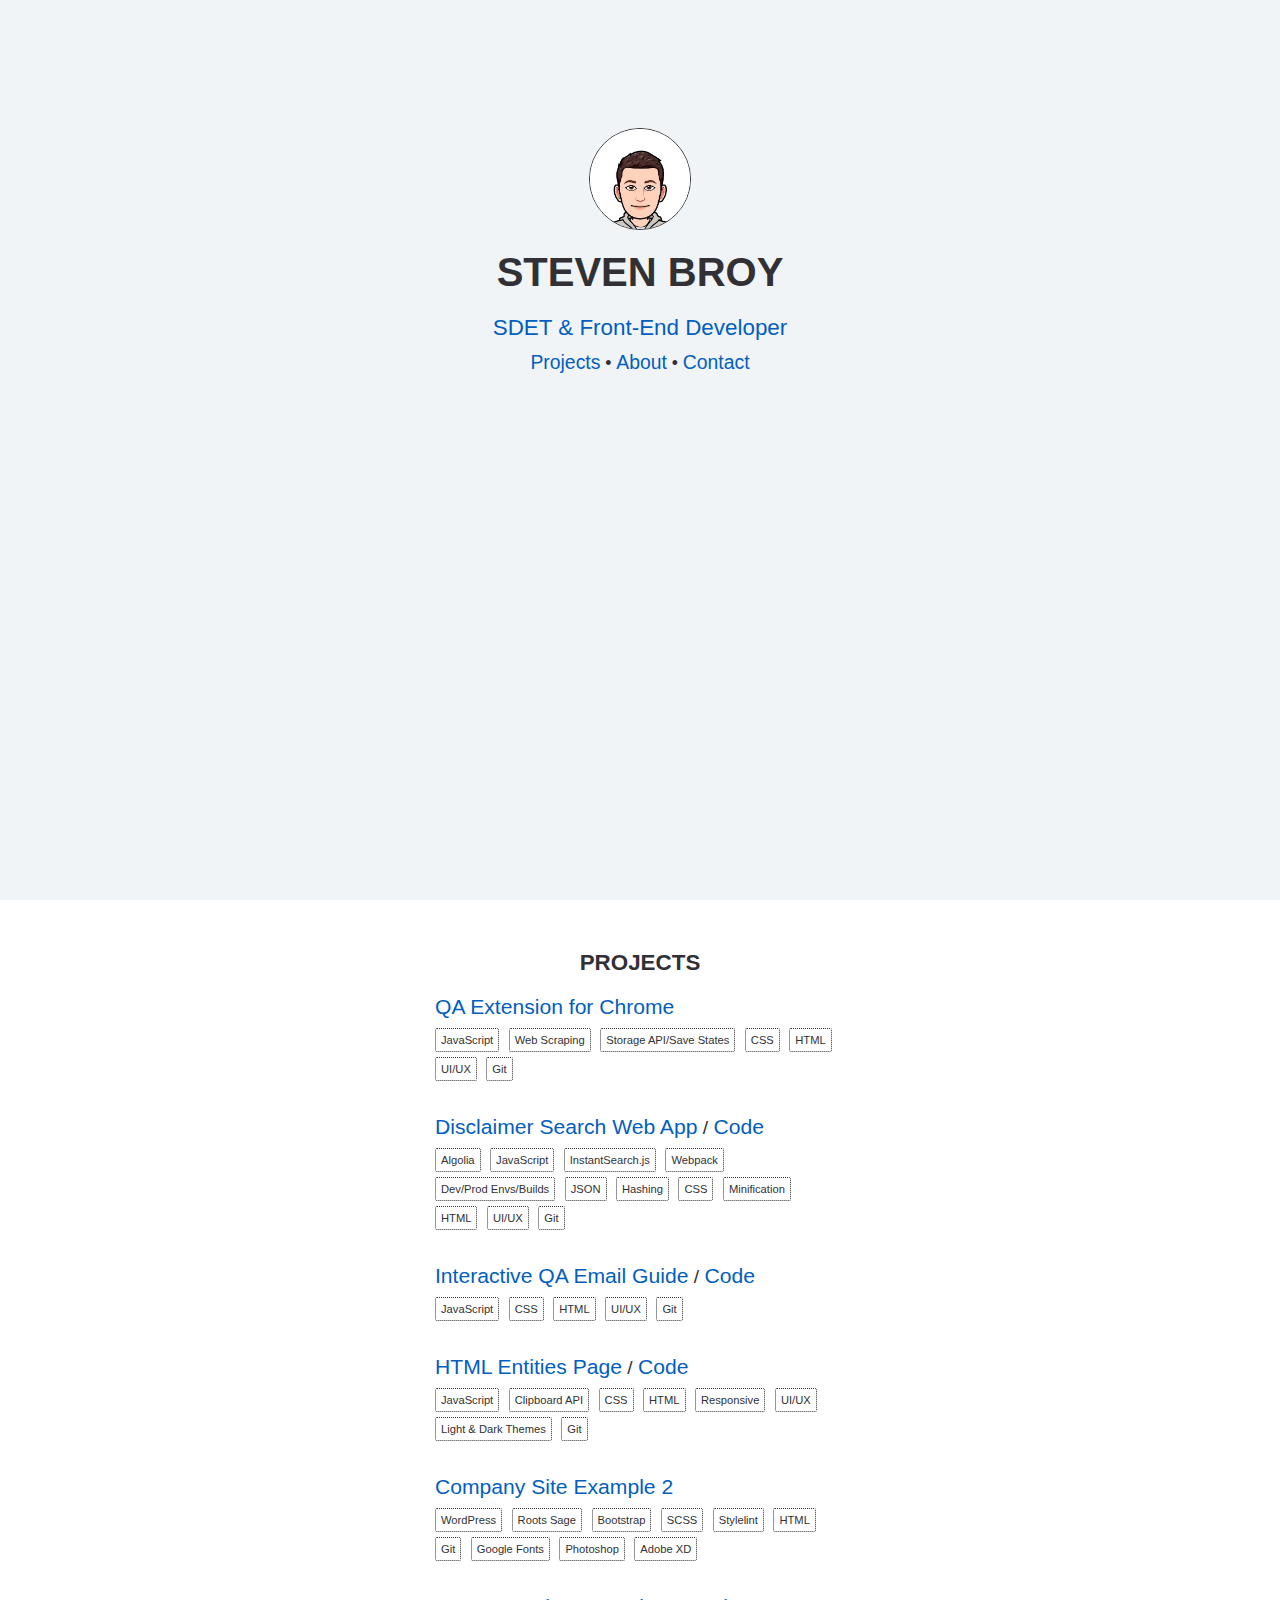
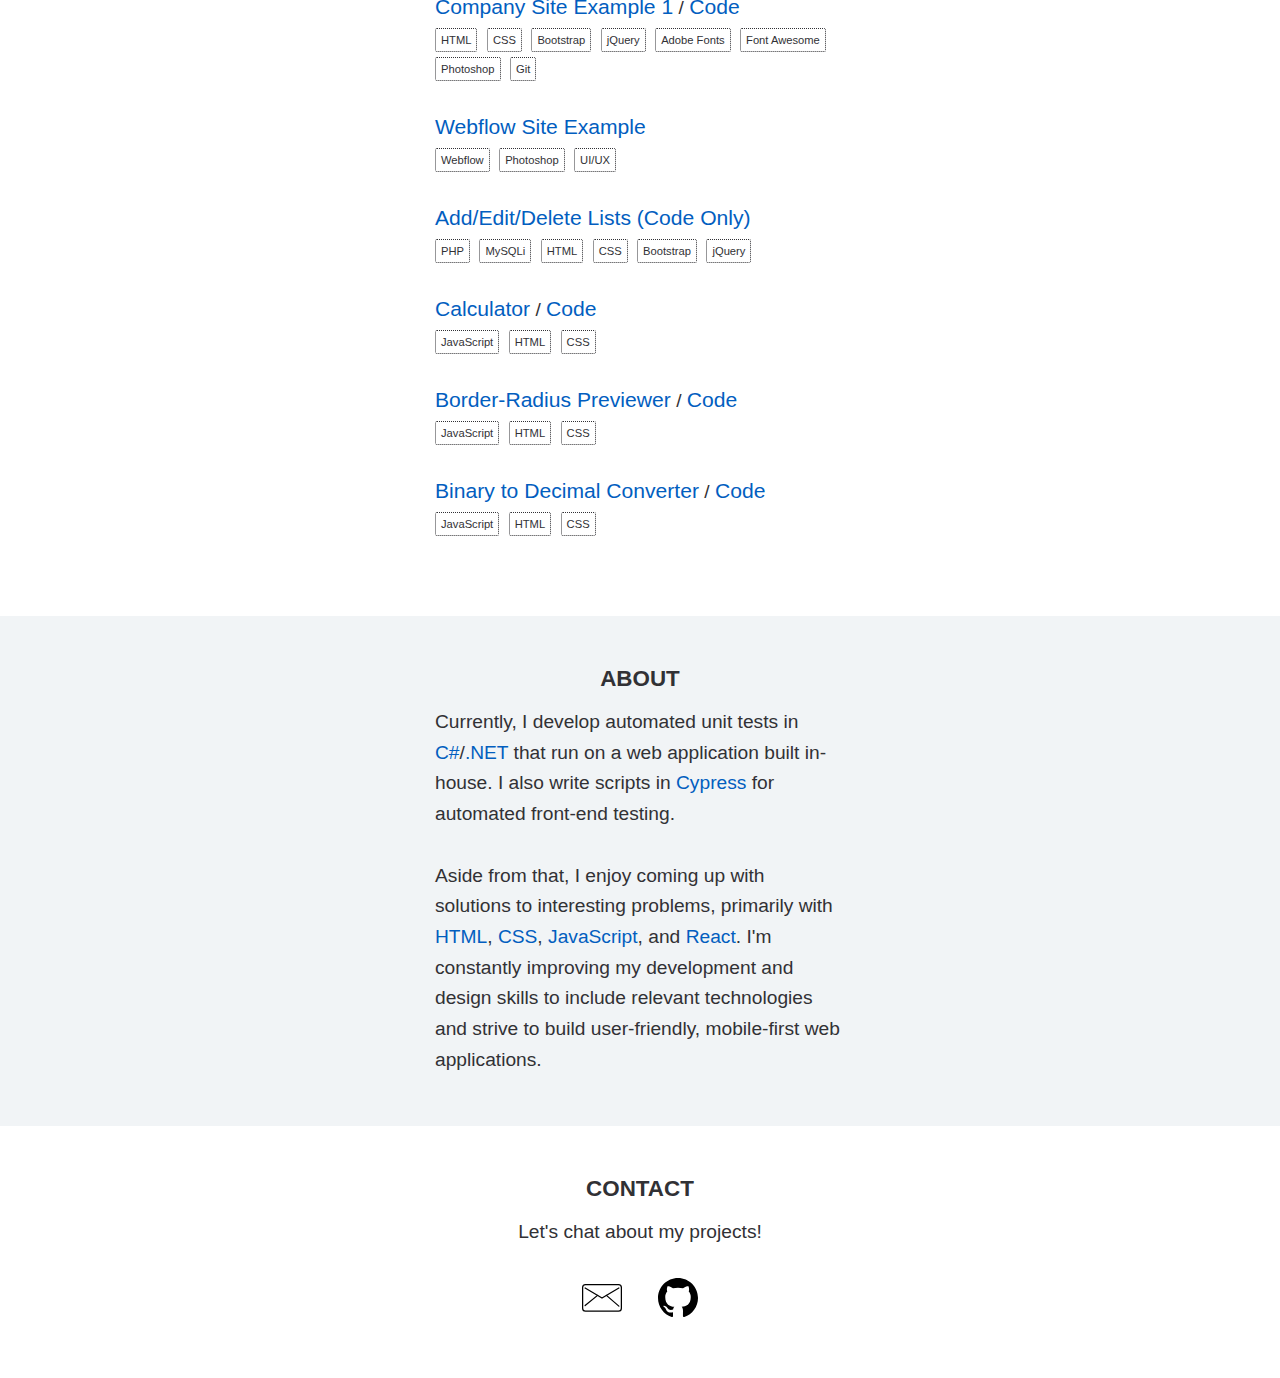
<file: index.html>
<!DOCTYPE html>
<html>
    <head>

        <meta name="viewport" content="width=device-width,initial-scale=1,maximum-scale=1,user-scalable=no">
        <meta http-equiv="Content-Type" content="text/html; charset=UTF-8">
        <title>Steven Broy / SDET & Front-End Developer</title>
        <link href="css/styles.css" rel="stylesheet">
    </head>

    <body>
        
        <!-- Start of Heading -->
        <div class="home">
            <div class="home-content">
                <img src="images/propic.jpg">
                <h1>STEVEN BROY</h1>
                <p>
                    <a class="role-link" href="https://github.com/s-broy" target="_blank">SDET & Front-End Developer</a>
                </p>
                <p class="navlink">
                    <a href="#projects">Projects</a> &bull; <a href="#about">About</a> &bull; <a href="#contact">Contact</a>
                </p>
            </div>
        </div>
        <!-- End of Heading -->

        <!-- Start of Projects -->
        <div class="projects">
            <div>
                <p class="subheading">
                    <a id="projects" class="subheading-link" role="button" tabindex="0">PROJECTS</a>
                </p>
                <div class="projects-column">
                    <h3>
                        <a class="link" href="https://github.com/s-broy/s-broy.github.io/tree/master/projects/qax" target="_blank">QA Extension for Chrome</a>
                    </h3>
                    <div class="techtag">JavaScript</div>
                    <div class="techtag">Web Scraping</div>
                    <div class="techtag">Storage API/Save States</div>
                    <div class="techtag">CSS</div>
                    <div class="techtag">HTML</div>
                    <div class="techtag">UI/UX</div>
                    <div class="techtag">Git</div>
                </div>
                <div class="projects-column">
                    <h3>
                        <a class="link" href="projects/disclaimer-search-app" target="_blank">Disclaimer Search Web App</a> / <a class="link" href="https://github.com/s-broy/s-broy.github.io/tree/master/projects/disclaimer-search-app" target="_blank">Code</a>
                    </h3>
                    <div class="techtag">Algolia</div>
                    <div class="techtag">JavaScript</div>
                    <div class="techtag">InstantSearch.js</div>
                    <div class="techtag">Webpack</div>
                    <div class="techtag">Dev/Prod Envs/Builds</div>
                    <div class="techtag">JSON</div>
                    <div class="techtag">Hashing</div>
                    <div class="techtag">CSS</div>
                    <div class="techtag">Minification</div>
                    <div class="techtag">HTML</div>
                    <div class="techtag">UI/UX</div>
                    <div class="techtag">Git</div>
                </div>
                <div class="projects-column">
                    <h3>
                        <a class="link" href="projects/qa-email-guide" target="_blank">Interactive QA Email Guide</a> / <a class="link" href="https://github.com/s-broy/s-broy.github.io/tree/master/projects/qa-email-guide" target="_blank">Code</a>
                    </h3>
                    <div class="techtag">JavaScript</div>
                    <div class="techtag">CSS</div>
                    <div class="techtag">HTML</div>
                    <div class="techtag">UI/UX</div>
                    <div class="techtag">Git</div>
                </div>
                <div class="projects-column">
                    <h3>
                        <a class="link" href="projects/html-entities" target="_blank">HTML Entities Page</a> / <a class="link" href="https://github.com/s-broy/s-broy.github.io/tree/master/projects/html-entities" target="_blank">Code</a>
                    </h3>
                    <div class="techtag">JavaScript</div>
                    <div class="techtag">Clipboard API</div>
                    <div class="techtag">CSS</div>
                    <div class="techtag">HTML</div>
                    <div class="techtag">Responsive</div>
                    <div class="techtag">UI/UX</div>
                    <div class="techtag">Light & Dark Themes</div>
                    <div class="techtag">Git</div>
                </div>
                <div class="projects-column">
                    <h3>
                        <a class="link" href="http://192.237.188.30" target="_blank">Company Site Example 2</a>
                    </h3>
                    <div class="techtag">WordPress</div>
                    <div class="techtag">Roots Sage</div>
                    <div class="techtag">Bootstrap</div>
                    <div class="techtag">SCSS</div>
                    <div class="techtag">Stylelint</div>
                    <div class="techtag">HTML</div>
                    <div class="techtag">Git</div>
                    <div class="techtag">Google Fonts</div>
                    <div class="techtag">Photoshop</div>
                    <div class="techtag">Adobe XD</div>
                </div>
                <div class="projects-column">
                    <h3>
                        <a class="link" href="projects/company-site-1" target="_blank">Company Site Example 1</a> / <a class="link" href="https://github.com/s-broy/s-broy.github.io/tree/master/projects/company-site-1" target="_blank">Code</a>
                    </h3>
                    <div class="techtag">HTML</div>
                    <div class="techtag">CSS</div>
                    <div class="techtag">Bootstrap</div>
                    <div class="techtag">jQuery</div>
                    <div class="techtag">Adobe Fonts</div>
                    <div class="techtag">Font Awesome</div>
                    <div class="techtag">Photoshop</div>
                    <div class="techtag">Git</div>
                </div>
                <div class="projects-column">
                    <h3>
                        <a class="link" href="https://s-broy-webflow-1.webflow.io" target="_blank">Webflow Site Example</a>
                    </h3>
                        <div class="techtag">Webflow</div>
                        <div class="techtag">Photoshop</div>
                        <div class="techtag">UI/UX</div>
                </div>
                <!-- <div class="projects-column">
                    <h3>
                        <a class="link" href="https://enigmatic-journey-79575.herokuapp.com/campgrounds" target="_blank">Functional Sign Up/Login & Add/Edit/Delete Reviews Site</a>
                    </h3>
                    <div class="techtag">MongoDB</div>
                    <div class="techtag">Express</div>
                    <div class="techtag">Node.js</div>
                    <div class="techtag">HTML</div>
                    <div class="techtag">CSS</div>
                    <div class="techtag">Bootstrap</div>
                    <div class="techtag">Git</div>
                </div> -->
                <div class="projects-column">
                    <h3>
                        <a class="link" href="https://github.com/s-broy/ratingapp" target="_blank">Add/Edit/Delete Lists (Code Only)</a>
                    </h3>
                    <div class="techtag">PHP</div>
                    <div class="techtag">MySQLi</div>
                    <div class="techtag">HTML</div>
                    <div class="techtag">CSS</div>
                    <div class="techtag">Bootstrap</div>
                    <div class="techtag">jQuery</div>
                </div>
                <div class="projects-column">
                    <h3>
                        <a class="link" href="/projects/calculator" target="_blank">Calculator</a> / <a class="link" href="https://github.com/s-broy/s-broy.github.io/tree/master/projects/calculator" target="_blank">Code</a>
                    </h3>
                    <div class="techtag">JavaScript</div>
                    <div class="techtag">HTML</div>
                    <div class="techtag">CSS</div>
                </div>
                <div class="projects-column">
                    <h3>
                        <a class="link" href="/projects/boradprev" target="_blank">Border-Radius Previewer</a> / <a class="link" href="https://github.com/s-broy/s-broy.github.io/tree/master/projects/boradprev" target="_blank">Code</a>
                    </h3>
                    <div class="techtag">JavaScript</div>
                    <div class="techtag">HTML</div>
                    <div class="techtag">CSS</div>
                </div>
                <div class="projects-column">
                    <h3>
                        <a class="link" href="/projects/bin2dec" target="_blank">Binary to Decimal Converter</a> / <a class="link" href="https://github.com/s-broy/s-broy.github.io/tree/master/projects/bin2dec" target="_blank">Code</a>
                    </h3>
                    <div class="techtag">JavaScript</div>
                    <div class="techtag">HTML</div>
                    <div class="techtag">CSS</div>
                </div>
            </div>            
        </div>
        <!-- End of Projects -->

        <!-- Start of About -->
        <div class="section-blue">
            <div>
                <p class="subheading">
                    <a id="about" class="subheading-link" role="button" tabindex="0">ABOUT</a>
                </p>
                <p class="content">
                    Currently, I develop automated unit tests in <span>C#</span>/<span>.NET</span> that run on a web application built in-house. I also write scripts in <span>Cypress</span> for automated front-end testing.<br><br>
                    Aside from that, I enjoy coming up with solutions to interesting problems, primarily with
                    <span>HTML</span>, <span>CSS</span>, <span>JavaScript</span>, and <span>React</span>. 
                    I'm constantly improving my development and design skills to include relevant technologies
                    and strive to build user-friendly, mobile-first web applications.
                    
                </p>
            </div>
        </div>
        <!-- End of About -->

        <!-- Start of Contact -->
        <div class="section-white">
            <div>
                <p class="subheading">
                    <a id="contact" class="subheading-link" role="button" tabindex="0">CONTACT</a>
                </p>
                <p class="contact-p">
                    Let's chat about my projects!
                    <br><br>
                    <a href="mailto:stevebroy@hotmail.com" target="_blank"><img class="icon" src="images/email.svg"></a>
                    <a href="https://github.com/s-broy" target="_blank"><img class="icon" src="images/github.svg"></a>
                </p>
            </div>
        </div>
        <!-- End of Contact -->

    </body>
</html>
</file>
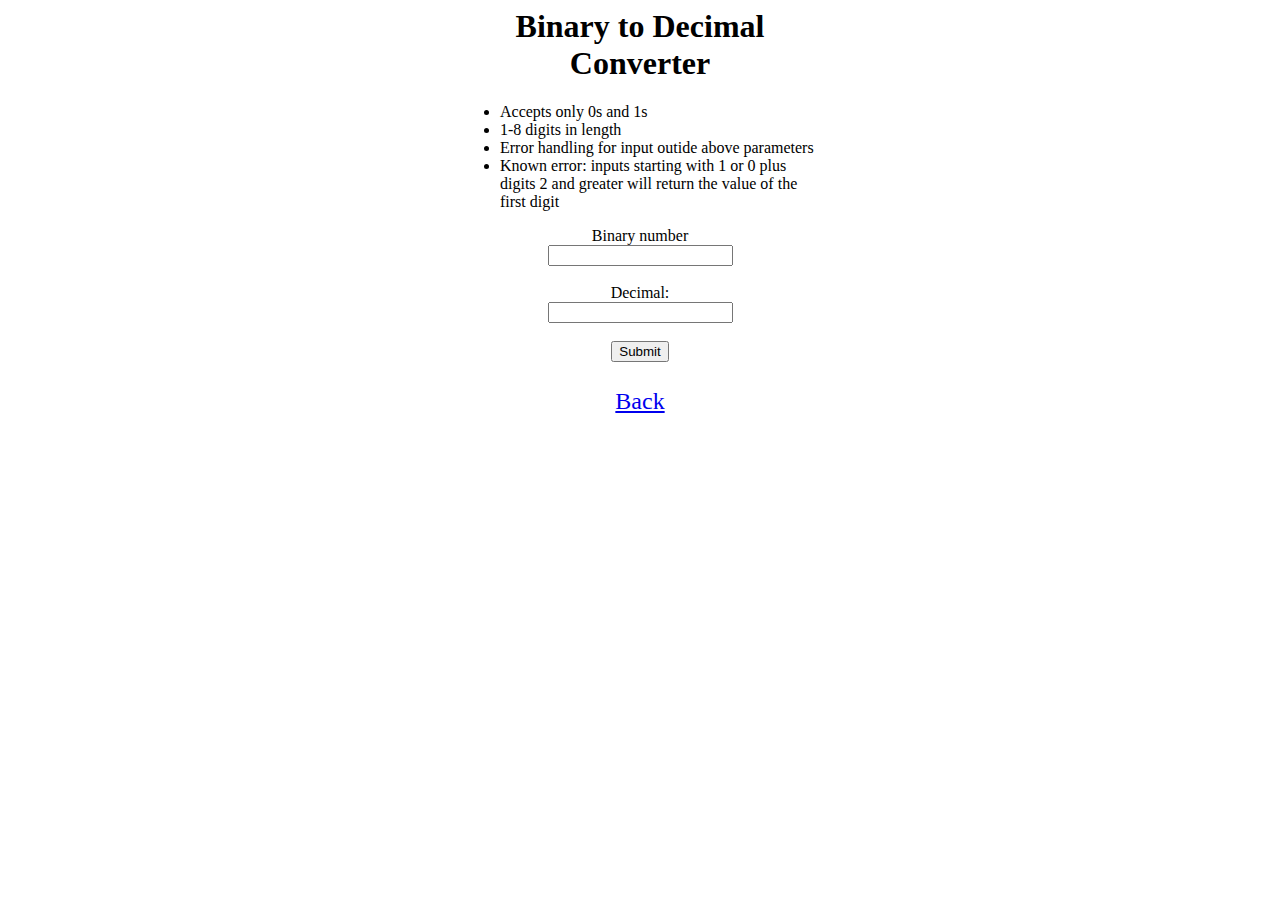
<file: projects/bin2dec/index.html>
<html lang="en">
<head>
    <meta charset="UTF-8">
    <meta name="viewport" content="width=device-width, initial-scale=1.0">
    <meta http-equiv="X-UA-Compatible" content="ie=edge">
    <link rel="stylesheet" href="css/styles.css">
    <title>Binary to Decimal Converter</title>
</head>
<body>
    <div class="container">
        <h1>Binary to Decimal Converter</h1>
        <ul>
            <li>Accepts only 0s and 1s</li>
            <li>1-8 digits in length</li>
            <li>Error handling for input outide above parameters</li>
            <li>Known error: inputs starting with 1 or 0 plus digits 2 and greater will return the value of the first digit</li>
        </ul>
        <form name="input" action="#" method="get" onsubmit="return false;">
            <label>Binary number</label><br>
            <input id="binary" type="text"><br><br>
            <label>Decimal:</label><br>
            <input id="result" type="text" name="result" value=" "><br><br>
            <button id="button" type="button">Submit</button>
        </form>

        <div>
            <p class="back-home">
                <a href="http://s-broy.github.io">Back</a>
            </p>
        </div>

    </div>
    
    <script type="text/javascript" src="js/bin2dec.js"></script>
</body>
</html>
</file>
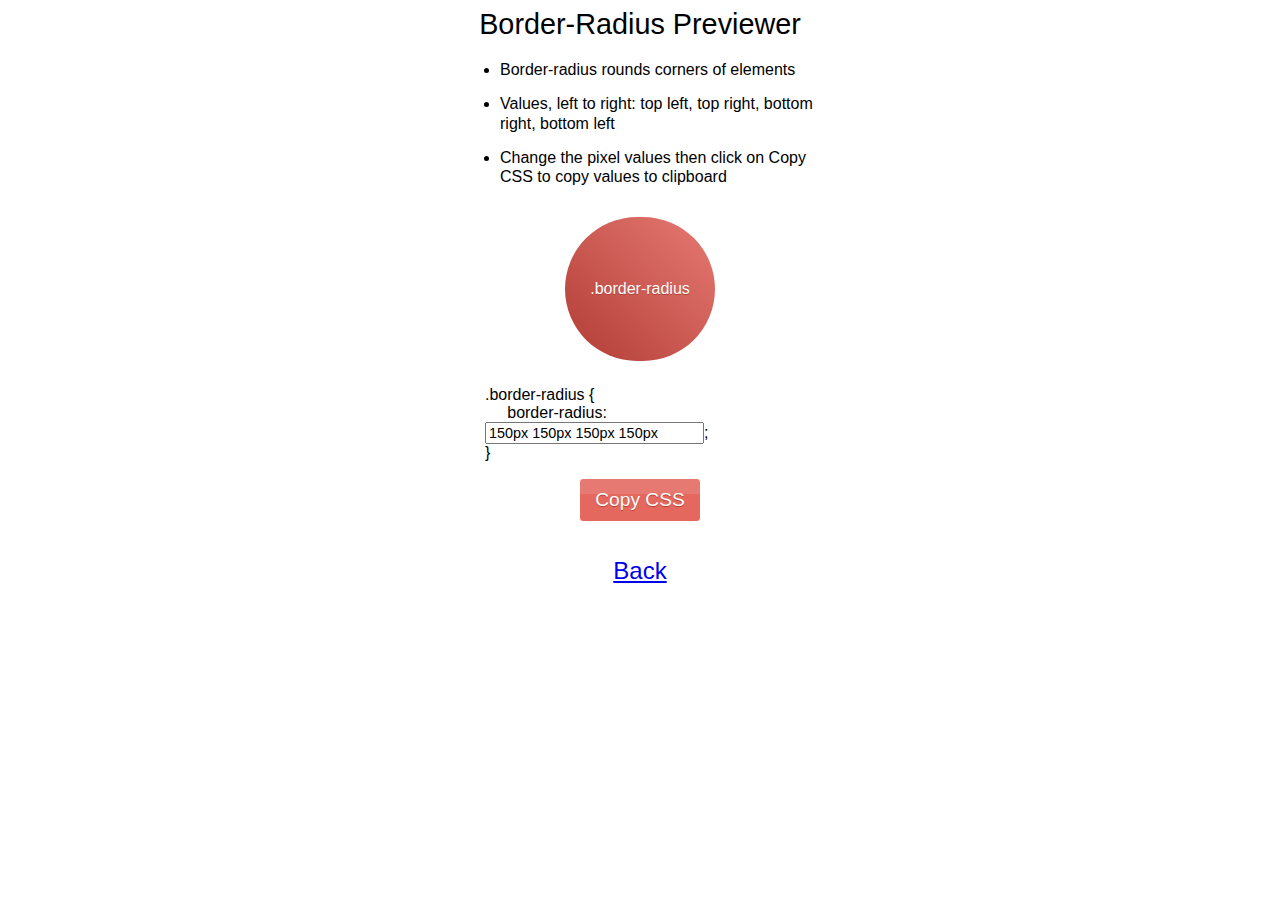
<file: projects/boradprev/index.html>
<html lang="en">
<head>
    <meta charset="UTF-8">
    <meta name="viewport" content="width=device-width, initial-scale=1.0">
    <meta http-equiv="X-UA-Compatible" content="ie=edge">
    <link rel="stylesheet" href="css/styles.css">
    <title>Border-Radius Previewer</title>
</head>
<body>
    <div class="container">
        <h1>Border-Radius Previewer</h1>
        <ul>
            <li>Border-radius rounds corners of elements</li>
            <li>Values, left to right: top left, top right, bottom right, bottom left</li>
            <li>Change the pixel values then click on Copy CSS to copy values to clipboard</li>
        </ul>
        <div class="border-radius">
            <p>.border-radius</p>
        </div>
        <form id="borderRadiusForm" name="borderRadiusForm" action="#" method="get">
            <p>
                .border-radius {<br>
                &nbsp;&nbsp;&nbsp;&nbsp;&nbsp;border-radius:<input type="text" id="borderRadiusRule" name="borderRadiusRule" value="" size="23">;<br>
                }
            </p>
            <div class="buttonDiv">
                <button id="copyButton" type="button">Copy CSS</button>
            </div>
        </form>

        <div>
            <p class="back-home">
                <a href="http://s-broy.github.io">Back</a>
            </p>
        </div>

    </div>
    
    <script type="text/javascript" src="js/borad.js"></script>
</body>
</html>
</file>
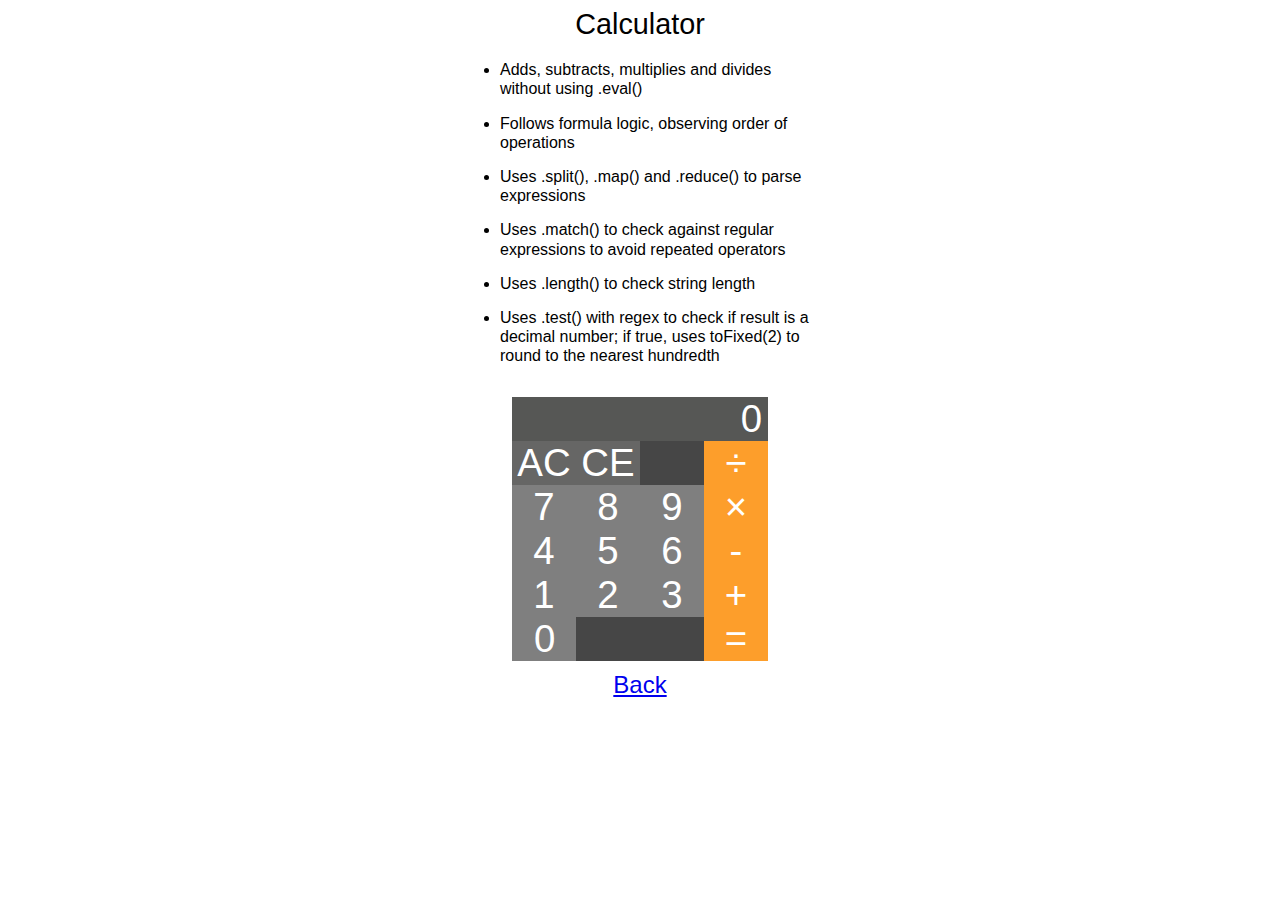
<file: projects/calculator/index.html>
<html lang="en">
<head>
    <meta charset="UTF-8">
    <meta name="viewport" content="width=device-width, initial-scale=1.0">
    <meta http-equiv="X-UA-Compatible" content="ie=edge">
    <link rel="stylesheet" href="css/styles.css">
    <title>Calculator</title>
</head>
<body>
    <div class="container">
        <h1>Calculator</h1>
        <ul>
            <li>Adds, subtracts, multiplies and divides without using .eval()</li>
            <li>Follows formula logic, observing order of operations</li>
            <li>Uses .split(), .map() and .reduce() to parse expressions</li>
            <li>Uses .match() to check against regular expressions to avoid repeated operators</li>
            <li>Uses .length() to check string length</li>
            <li>Uses .test() with regex to check if result is a decimal number; if true, uses toFixed(2) to round to the nearest hundredth</li>
        </ul>
        
        <div class="calcbody">
            <div id="display-bar"><p id="display">0</p></div>

            <button id="allclear" class="clearButton">AC</button>
            <button id="clearentry" class="clearButton">CE</button>
            <button class="offButton">&nbsp;</button>
            <button id="divide" class="operatorButton">÷</button>

            <button id="seven" class="numberButton">7</button>
            <button id="eight" class="numberButton">8</button>
            <button id="nine" class="numberButton">9</button>
            <button id="multiply" class="operatorButton">×</button>

            <button id="four" class="numberButton">4</button>
            <button id="five" class="numberButton">5</button>
            <button id="six" class="numberButton">6</button>
            <button id="subtract" class="operatorButton">-</button>

            <button id="one" class="numberButton">1</button>
            <button id="two" class="numberButton">2</button>
            <button id="three" class="numberButton">3</button>
            <button id="add" class="operatorButton">+</button>

            <button id="zero" class="numberButtonZero">0</button>
            <button class="offButton">&nbsp;</button>
            <button class="offButton">&nbsp;</button>
            <button id="equals" class="operatorButton">=</button>

        </div>

        <div>
            <p class="back-home">
                <a href="http://s-broy.github.io">Back</a>
            </p>
        </div>

    </div>
    
    <script type="text/javascript" src="js/calculator.js"></script>
</body>
</html>
</file>
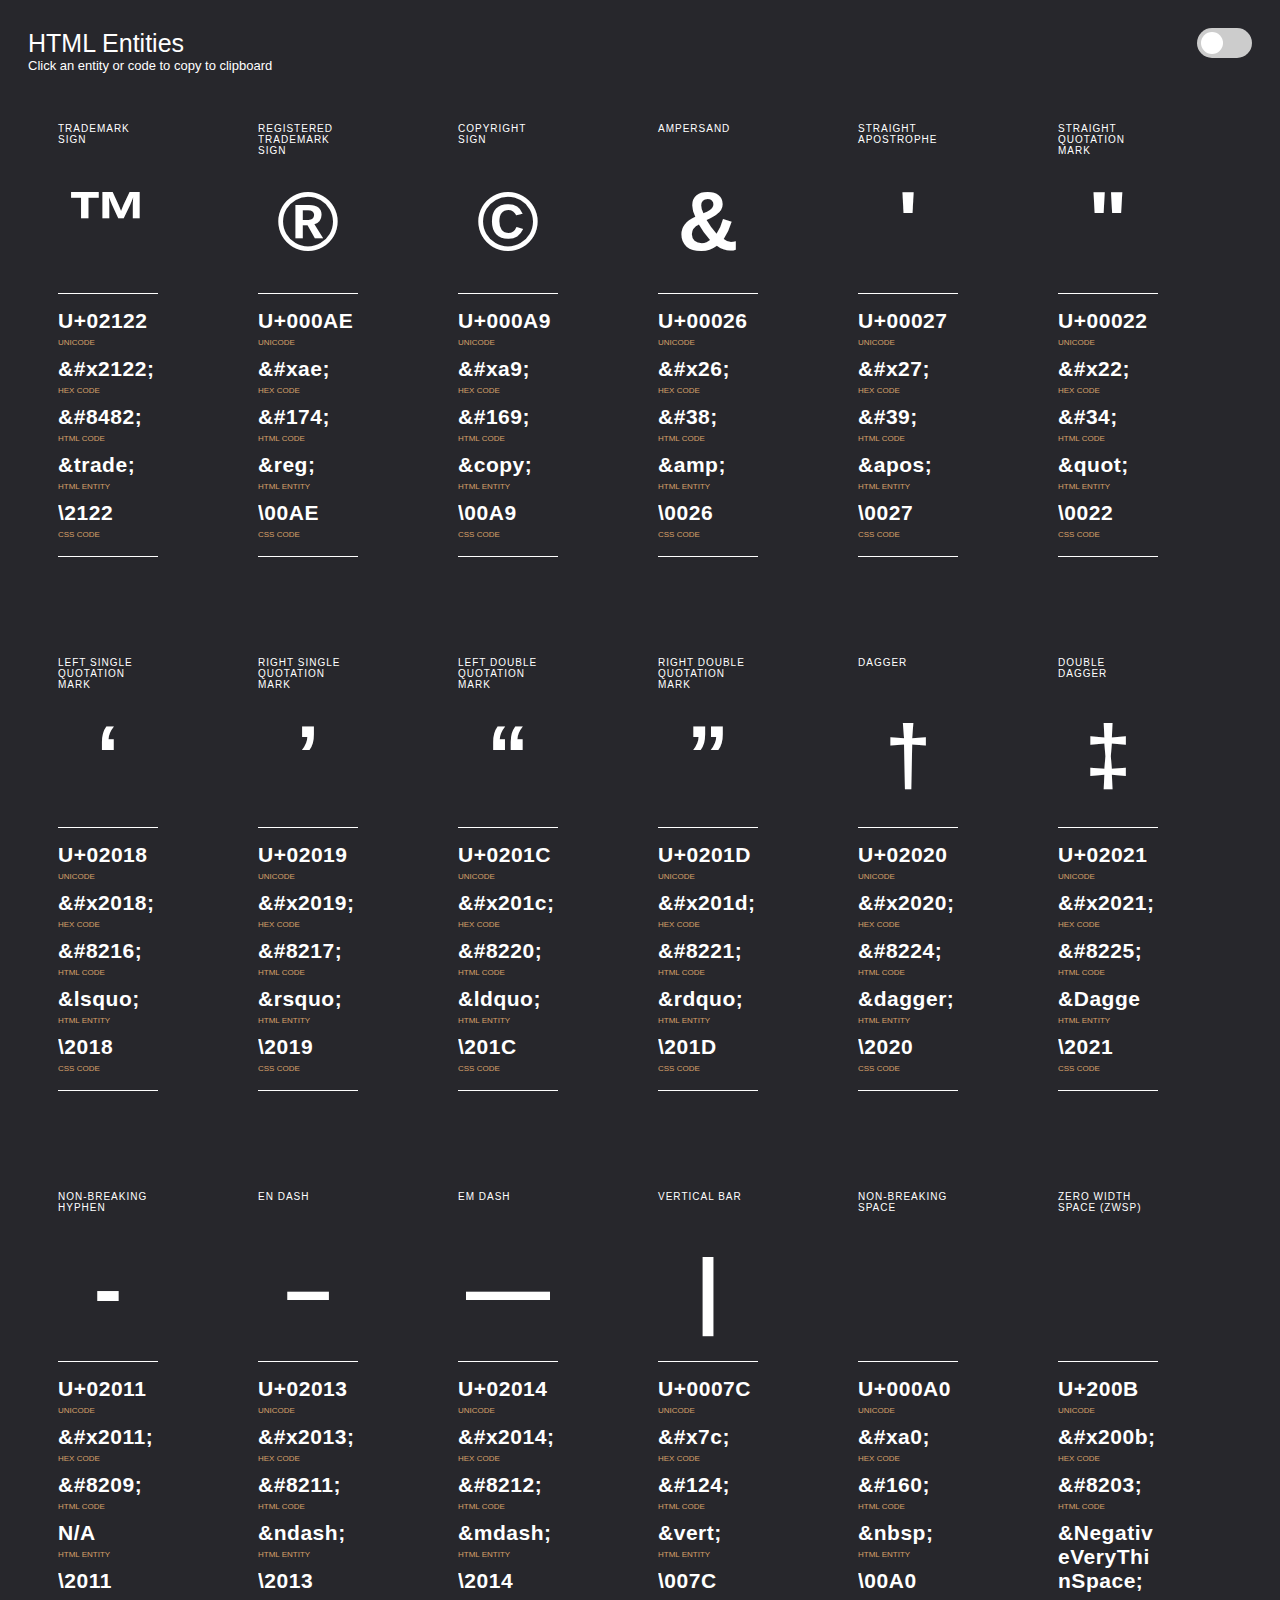
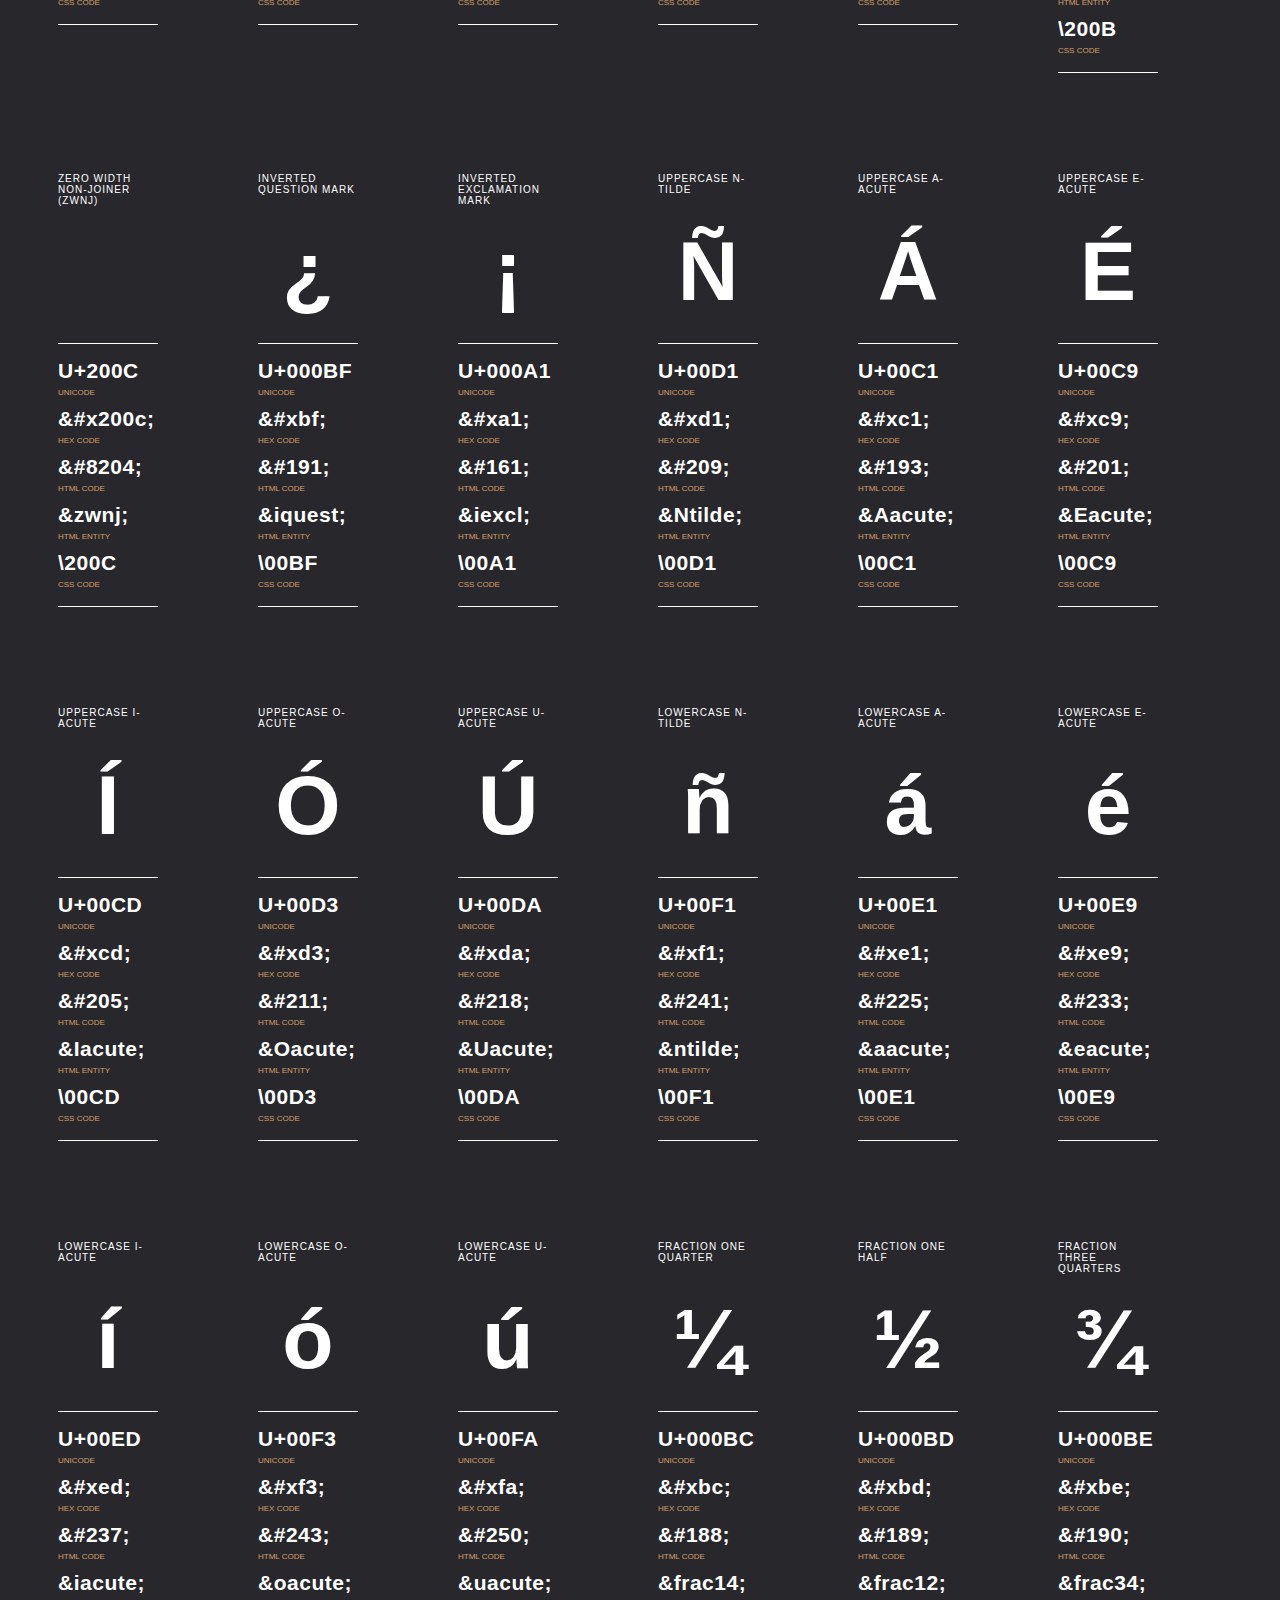
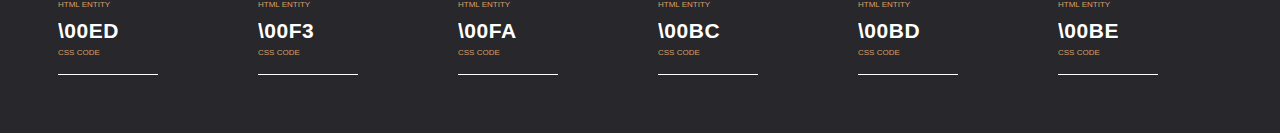
<file: projects/html-entities/index.html>
<!DOCTYPE html>
<html lang="en">

<head>
	<meta name="viewport" content="width=device-width,initial-scale=1,maximum-scale=1,user-scalable=no">
    <meta http-equiv="Content-Type" content="text/html; charset=UTF-8">
	<title>HTML Entities</title>
	<link rel="stylesheet" href="css/stylesheet.css">
</head>

<body>

    <div class="toggle-div">
		<div class="headline">
			HTML Entities
		</div>
		<label for="toggle" class="switch-plate">
			<input
						 type="checkbox"
						 id="toggle"
						 name="toggle">
			<span class="switch"></span>
		</label>
	</div>
	
	<div class="subheader">Click an entity or code to copy to clipboard</div>
	
	<div class="container">
		
		<!-- TRADEMARK SIGN -->
		<div class="box">
			<div class="name">
				<h5>TRADEMARK SIGN</h5>
			</div>
			<div class="symbol" title="TRADEMARK SIGN">
				<div>&#8482;</div>
			</div>
			<div class="code-table">
				<textarea cols="8" rows="1" class="parent" spellcheck="false" readonly>U+02122</textarea>
				<span id="type">UNICODE</span><span class="hidden">COPIED</span>
				<textarea cols="8" rows="1" class="parent" spellcheck="false" readonly>&amp;#x2122;</textarea>
				<span id="type">HEX CODE</span><span class="hidden">COPIED</span>
				<textarea cols="8" rows="1" class="parent" spellcheck="false" readonly>&amp;#8482;</textarea>
				<span id="type">HTML CODE</span><span class="hidden">COPIED</span>
				<textarea cols="8" rows="1" class="parent" spellcheck="false" readonly>&amp;trade;</textarea>
				<span id="type">HTML ENTITY</span><span class="hidden">COPIED</span>
				<textarea cols="8" rows="1" class="parent" spellcheck="false" readonly>\2122</textarea>
				<span id="type">CSS CODE</span><span class="hidden">COPIED</span>
			</div>
		</div>
		
		<!-- REGISTERED TRADEMARK SIGN -->
		<div class="box">
			<div class="name">
				<h5>REGISTERED TRADEMARK SIGN</h5>
			</div>
			<div class="symbol" title="REGISTERED TRADEMARK SIGN">
				<div>&#174;</div>
			</div>
			<div class="code-table">
				<textarea cols="8" rows="1" class="parent" spellcheck="false" readonly>U+000AE</textarea>
				<span id="type">UNICODE</span><span class="hidden">COPIED</span>
				<textarea cols="8" rows="1" class="parent" spellcheck="false" readonly>&amp;#xae;</textarea>
				<span id="type">HEX CODE</span><span class="hidden">COPIED</span>
				<textarea cols="8" rows="1" class="parent" spellcheck="false" readonly>&amp;#174;</textarea>
				<span id="type">HTML CODE</span><span class="hidden">COPIED</span>
				<textarea cols="8" rows="1" class="parent" spellcheck="false" readonly>&amp;reg;</textarea>
				<span id="type">HTML ENTITY</span><span class="hidden">COPIED</span>
				<textarea cols="8" rows="1" class="parent" spellcheck="false" readonly>\00AE</textarea>
				<span id="type">CSS CODE</span><span class="hidden">COPIED</span>
			</div>
		</div>
		
		<!-- COPYRIGHT SIGN -->
		<div class="box">
			<div class="name">
				<h5>COPYRIGHT SIGN</h5>
			</div>
			<div class="symbol" title="COPYRIGHT SIGN">
				<div>&#169;</div>
			</div>
			<div class="code-table">
				<textarea cols="8" rows="1" class="parent" spellcheck="false" readonly>U+000A9</textarea>
				<span id="type">UNICODE</span><span class="hidden">COPIED</span>
				<textarea cols="8" rows="1" class="parent" spellcheck="false" readonly>&amp;#xa9;</textarea>
				<span id="type">HEX CODE</span><span class="hidden">COPIED</span>
				<textarea cols="8" rows="1" class="parent" spellcheck="false" readonly>&amp;#169;</textarea>
				<span id="type">HTML CODE</span><span class="hidden">COPIED</span>
				<textarea cols="8" rows="1" class="parent" spellcheck="false" readonly>&amp;copy;</textarea>
				<span id="type">HTML ENTITY</span><span class="hidden">COPIED</span>
				<textarea cols="8" rows="1" class="parent" spellcheck="false" readonly>\00A9</textarea>
				<span id="type">CSS CODE</span><span class="hidden">COPIED</span>
			</div>
		</div>
		
		<!-- AMPERSAND -->
		<div class="box">
			<div class="name">
				<h5>AMPERSAND</h5>
			</div>
			<div class="symbol" title="AMPERSAND">
				<div>&#38;</div>
			</div>
			<div class="code-table">
				<textarea cols="8" rows="1" class="parent" spellcheck="false" readonly>U+00026</textarea>
				<span id="type">UNICODE</span><span class="hidden">COPIED</span>
				<textarea cols="8" rows="1" class="parent" spellcheck="false" readonly>&amp;#x26;</textarea>
				<span id="type">HEX CODE</span><span class="hidden">COPIED</span>
				<textarea cols="8" rows="1" class="parent" spellcheck="false" readonly>&amp;#38;</textarea>
				<span id="type">HTML CODE</span><span class="hidden">COPIED</span>
				<textarea cols="8" rows="1" class="parent" spellcheck="false" readonly>&amp;amp;</textarea>
				<span id="type">HTML ENTITY</span><span class="hidden">COPIED</span>
				<textarea cols="8" rows="1" class="parent" spellcheck="false" readonly>\0026</textarea>
				<span id="type">CSS CODE</span><span class="hidden">COPIED</span>
			</div>
		</div>
		
		<!-- STRAIGHT APOSTROPHE -->
		<div class="box">
			<div class="name">
				<h5>STRAIGHT APOSTROPHE</h5>
			</div>
			<div class="symbol" title="STRAIGHT APOSTROPHE">
				<div>&#39;</div>
			</div>
			<div class="code-table">
				<textarea cols="8" rows="1" class="parent" spellcheck="false" readonly>U+00027</textarea>
				<span id="type">UNICODE</span><span class="hidden">COPIED</span>
				<textarea cols="8" rows="1" class="parent" spellcheck="false" readonly>&amp;#x27;</textarea>
				<span id="type">HEX CODE</span><span class="hidden">COPIED</span>
				<textarea cols="8" rows="1" class="parent" spellcheck="false" readonly>&amp;#39;</textarea>
				<span id="type">HTML CODE</span><span class="hidden">COPIED</span>
				<textarea cols="8" rows="1" class="parent" spellcheck="false" readonly>&amp;apos;</textarea>
				<span id="type">HTML ENTITY</span><span class="hidden">COPIED</span>
				<textarea cols="8" rows="1" class="parent" spellcheck="false" readonly>\0027</textarea>
				<span id="type">CSS CODE</span><span class="hidden">COPIED</span>
			</div>
		</div>
		
		<!-- STRAIGHT QUOTATION MARK -->
		<div class="box">
			<div class="name">
				<h5>STRAIGHT QUOTATION MARK</h5>
			</div>
			<div class="symbol" title="STRAIGHT QUOTATION MARK">
				<div>&#34;</div>
			</div>
			<div class="code-table">
				<textarea cols="8" rows="1" class="parent" spellcheck="false" readonly>U+00022</textarea>
				<span id="type">UNICODE</span><span class="hidden">COPIED</span>
				<textarea cols="8" rows="1" class="parent" spellcheck="false" readonly>&amp;#x22;</textarea>
				<span id="type">HEX CODE</span><span class="hidden">COPIED</span>
				<textarea cols="8" rows="1" class="parent" spellcheck="false" readonly>&amp;#34;</textarea>
				<span id="type">HTML CODE</span><span class="hidden">COPIED</span>
				<textarea cols="8" rows="1" class="parent" spellcheck="false" readonly>&amp;quot;</textarea>
				<span id="type">HTML ENTITY</span><span class="hidden">COPIED</span>
				<textarea cols="8" rows="1" class="parent" spellcheck="false" readonly>\0022</textarea>
				<span id="type">CSS CODE</span><span class="hidden">COPIED</span>
			</div>
		</div>
		
		<!-- LEFT SINGLE QUOTATION MARK -->
		<div class="box">
			<div class="name">
				<h5>LEFT SINGLE QUOTATION MARK</h5>
			</div>
			<div class="symbol" title="LEFT SINGLE QUOTATION MARK">
				<div>&#8216;</div>
			</div>
			<div class="code-table">
				<textarea cols="8" rows="1" class="parent" spellcheck="false" readonly>U+02018</textarea>
				<span id="type">UNICODE</span><span class="hidden">COPIED</span>
				<textarea cols="8" rows="1" class="parent" spellcheck="false" readonly>&amp;#x2018;</textarea>
				<span id="type">HEX CODE</span><span class="hidden">COPIED</span>
				<textarea cols="8" rows="1" class="parent" spellcheck="false" readonly>&amp;#8216;</textarea>
				<span id="type">HTML CODE</span><span class="hidden">COPIED</span>
				<textarea cols="8" rows="1" class="parent" spellcheck="false" readonly>&amp;lsquo;</textarea>
				<span id="type">HTML ENTITY</span><span class="hidden">COPIED</span>
				<textarea cols="8" rows="1" class="parent" spellcheck="false" readonly>\2018</textarea>
				<span id="type">CSS CODE</span><span class="hidden">COPIED</span>
			</div>
		</div>
		
		<!-- RIGHT SINGLE QUOTATION MARK -->
		<div class="box">
			<div class="name">
				<h5>RIGHT SINGLE QUOTATION MARK</h5>
			</div>
			<div class="symbol" title="RIGHT SINGLE QUOTATION MARK">
				<div>&#8217;</div>
			</div>
			<div class="code-table">
				<textarea cols="8" rows="1" class="parent" spellcheck="false" readonly>U+02019</textarea>
				<span id="type">UNICODE</span><span class="hidden">COPIED</span>
				<textarea cols="8" rows="1" class="parent" spellcheck="false" readonly>&amp;#x2019;</textarea>
				<span id="type">HEX CODE</span><span class="hidden">COPIED</span>
				<textarea cols="8" rows="1" class="parent" spellcheck="false" readonly>&amp;#8217;</textarea>
				<span id="type">HTML CODE</span><span class="hidden">COPIED</span>
				<textarea cols="8" rows="1" class="parent" spellcheck="false" readonly>&amp;rsquo;</textarea>
				<span id="type">HTML ENTITY</span><span class="hidden">COPIED</span>
				<textarea cols="8" rows="1" class="parent" spellcheck="false" readonly>\2019</textarea>
				<span id="type">CSS CODE</span><span class="hidden">COPIED</span>
			</div>
		</div>
		
		<!-- LEFT DOUBLE QUOTATION MARK -->
		<div class="box">
			<div class="name">
				<h5>LEFT DOUBLE QUOTATION MARK</h5>
			</div>
			<div class="symbol" title="LEFT DOUBLE QUOTATION MARK">
				<div>&#8220;</div>
			</div>
			<div class="code-table">
				<textarea cols="8" rows="1" class="parent" spellcheck="false" readonly>U+0201C</textarea>
				<span id="type">UNICODE</span><span class="hidden">COPIED</span>
				<textarea cols="8" rows="1" class="parent" spellcheck="false" readonly>&amp;#x201c;</textarea>
				<span id="type">HEX CODE</span><span class="hidden">COPIED</span>
				<textarea cols="8" rows="1" class="parent" spellcheck="false" readonly>&amp;#8220;</textarea>
				<span id="type">HTML CODE</span><span class="hidden">COPIED</span>
				<textarea cols="8" rows="1" class="parent" spellcheck="false" readonly>&amp;ldquo;</textarea>
				<span id="type">HTML ENTITY</span><span class="hidden">COPIED</span>
				<textarea cols="8" rows="1" class="parent" spellcheck="false" readonly>\201C</textarea>
				<span id="type">CSS CODE</span><span class="hidden">COPIED</span>
			</div>
		</div>
		
		<!-- RIGHT DOUBLE QUOTATION MARK -->
		<div class="box">
			<div class="name">
				<h5>RIGHT DOUBLE QUOTATION MARK</h5>
			</div>
			<div class="symbol" title="RIGHT DOUBLE QUOTATION MARK">
				<div>&#8221;</div>
			</div>
			<div class="code-table">
				<textarea cols="8" rows="1" class="parent" spellcheck="false" readonly>U+0201D</textarea>
				<span id="type">UNICODE</span><span class="hidden">COPIED</span>
				<textarea cols="8" rows="1" class="parent" spellcheck="false" readonly>&amp;#x201d;</textarea>
				<span id="type">HEX CODE</span><span class="hidden">COPIED</span>
				<textarea cols="8" rows="1" class="parent" spellcheck="false" readonly>&amp;#8221;</textarea>
				<span id="type">HTML CODE</span><span class="hidden">COPIED</span>
				<textarea cols="8" rows="1" class="parent" spellcheck="false" readonly>&amp;rdquo;</textarea>
				<span id="type">HTML ENTITY</span><span class="hidden">COPIED</span>
				<textarea cols="8" rows="1" class="parent" spellcheck="false" readonly>\201D</textarea>
				<span id="type">CSS CODE</span><span class="hidden">COPIED</span>
			</div>
		</div>
		
		<!-- DAGGER -->
		<div class="box">
			<div class="name">
				<h5>DAGGER</h5>
			</div>
			<div class="symbol" title="DAGGER">
				<div>&#8224;</div>
			</div>
			<div class="code-table">
				<textarea cols="8" rows="1" class="parent" spellcheck="false" readonly>U+02020</textarea>
				<span id="type">UNICODE</span><span class="hidden">COPIED</span>
				<textarea cols="8" rows="1" class="parent" spellcheck="false" readonly>&amp;#x2020;</textarea>
				<span id="type">HEX CODE</span><span class="hidden">COPIED</span>
				<textarea cols="8" rows="1" class="parent" spellcheck="false" readonly>&amp;#8224;</textarea>
				<span id="type">HTML CODE</span><span class="hidden">COPIED</span>
				<textarea cols="8" rows="1" class="parent" spellcheck="false" readonly>&amp;dagger;</textarea>
				<span id="type">HTML ENTITY</span><span class="hidden">COPIED</span>
				<textarea cols="8" rows="1" class="parent" spellcheck="false" readonly>\2020</textarea>
				<span id="type">CSS CODE</span><span class="hidden">COPIED</span>
			</div>
		</div>
		
		<!-- DOUBLE DAGGER -->
		<div class="box">
			<div class="name">
				<h5>DOUBLE DAGGER</h5>
			</div>
			<div class="symbol" title="DOUBLE DAGGER">
				<div>&#8225;</div>
			</div>
			<div class="code-table">
				<textarea cols="8" rows="1" class="parent" spellcheck="false" readonly>U+02021</textarea>
				<span id="type">UNICODE</span><span class="hidden">COPIED</span>
				<textarea cols="8" rows="1" class="parent" spellcheck="false" readonly>&amp;#x2021;</textarea>
				<span id="type">HEX CODE</span><span class="hidden">COPIED</span>
				<textarea cols="8" rows="1" class="parent" spellcheck="false" readonly>&amp;#8225;</textarea>
				<span id="type">HTML CODE</span><span class="hidden">COPIED</span>
				<textarea cols="8" rows="1" class="parent" spellcheck="false" readonly>&amp;Dagger;</textarea>
				<span id="type">HTML ENTITY</span><span class="hidden">COPIED</span>
				<textarea cols="8" rows="1" class="parent" spellcheck="false" readonly>\2021</textarea>
				<span id="type">CSS CODE</span><span class="hidden">COPIED</span>
			</div>
		</div>
		
		<!-- NON-BREAKING HYPHEN -->
		<div class="box">
			<div class="name">
				<h5>NON-BREAKING HYPHEN</h5>
			</div>
			<div class="symbol" title="NON-BREAKING HYPHEN">
				<div>&#8209;</div>
			</div>
			<div class="code-table">
				<textarea cols="8" rows="1" class="parent" spellcheck="false" readonly>U+02011</textarea>
				<span id="type">UNICODE</span><span class="hidden">COPIED</span>
				<textarea cols="8" rows="1" class="parent" spellcheck="false" readonly>&amp;#x2011;</textarea>
				<span id="type">HEX CODE</span><span class="hidden">COPIED</span>
				<textarea cols="8" rows="1" class="parent" spellcheck="false" readonly>&amp;#8209;</textarea>
				<span id="type">HTML CODE</span><span class="hidden">COPIED</span>
				<textarea cols="8" rows="1" class="parent" spellcheck="false" readonly>N/A</textarea>
				<span id="type">HTML ENTITY</span><span class="hidden">COPIED</span>
				<textarea cols="8" rows="1" class="parent" spellcheck="false" readonly>\2011</textarea>
				<span id="type">CSS CODE</span><span class="hidden">COPIED</span>
			</div>
		</div>
		
		<!-- EN DASH -->
		<div class="box">
			<div class="name">
				<h5>EN DASH</h5>
			</div>
			<div class="symbol" title="EN DASH">
				<div>&#8211;</div>
			</div>
			<div class="code-table">
				<textarea cols="8" rows="1" class="parent" spellcheck="false" readonly>U+02013</textarea>
				<span id="type">UNICODE</span><span class="hidden">COPIED</span>
				<textarea cols="8" rows="1" class="parent" spellcheck="false" readonly>&amp;#x2013;</textarea>
				<span id="type">HEX CODE</span><span class="hidden">COPIED</span>
				<textarea cols="8" rows="1" class="parent" spellcheck="false" readonly>&amp;#8211;</textarea>
				<span id="type">HTML CODE</span><span class="hidden">COPIED</span>
				<textarea cols="8" rows="1" class="parent" spellcheck="false" readonly>&amp;ndash;</textarea>
				<span id="type">HTML ENTITY</span><span class="hidden">COPIED</span>
				<textarea cols="8" rows="1" class="parent" spellcheck="false" readonly>\2013</textarea>
				<span id="type">CSS CODE</span><span class="hidden">COPIED</span>
			</div>
		</div>
		
		<!-- EM DASH -->
		<div class="box">
			<div class="name">
				<h5>EM DASH</h5>
			</div>
			<div class="symbol" title="EM DASH">
				<div>&#8212;</div>
			</div>
			<div class="code-table">
				<textarea cols="8" rows="1" class="parent" spellcheck="false" readonly>U+02014</textarea>
				<span id="type">UNICODE</span><span class="hidden">COPIED</span>
				<textarea cols="8" rows="1" class="parent" spellcheck="false" readonly>&amp;#x2014;</textarea>
				<span id="type">HEX CODE</span><span class="hidden">COPIED</span>
				<textarea cols="8" rows="1" class="parent" spellcheck="false" readonly>&amp;#8212;</textarea>
				<span id="type">HTML CODE</span><span class="hidden">COPIED</span>
				<textarea cols="8" rows="1" class="parent" spellcheck="false" readonly>&amp;mdash;</textarea>
				<span id="type">HTML ENTITY</span><span class="hidden">COPIED</span>
				<textarea cols="8" rows="1" class="parent" spellcheck="false" readonly>\2014</textarea>
				<span id="type">CSS CODE</span><span class="hidden">COPIED</span>
			</div>
		</div>
		
		<!-- Vertical Bar -->
		<div class="box">
			<div class="name">
				<h5>Vertical Bar</h5>
			</div>
			<div class="symbol" title="Vertical Bar">
				<div>&#124;</div>
			</div>
			<div class="code-table">
				<textarea cols="8" rows="1" class="parent" spellcheck="false" readonly>U+0007C</textarea>
				<span id="type">UNICODE</span><span class="hidden">COPIED</span>
				<textarea cols="8" rows="1" class="parent" spellcheck="false" readonly>&amp;#x7c;</textarea>
				<span id="type">HEX CODE</span><span class="hidden">COPIED</span>
				<textarea cols="8" rows="1" class="parent" spellcheck="false" readonly>&amp;#124;</textarea>
				<span id="type">HTML CODE</span><span class="hidden">COPIED</span>
				<textarea cols="8" rows="1" class="parent" spellcheck="false" readonly>&amp;vert;</textarea>
				<span id="type">HTML ENTITY</span><span class="hidden">COPIED</span>
				<textarea cols="8" rows="1" class="parent" spellcheck="false" readonly>\007C</textarea>
				<span id="type">CSS CODE</span><span class="hidden">COPIED</span>
			</div>
		</div>
		
		<!-- Non-breaking space -->
		<div class="box">
			<div class="name">
				<h5>Non-breaking space</h5>
			</div>
			<div class="symbol" title="Non-breaking space">
				<div>&#160;</div>
			</div>
			<div class="code-table">
				<textarea cols="8" rows="1" class="parent" spellcheck="false" readonly>U+000A0</textarea>
				<span id="type">UNICODE</span><span class="hidden">COPIED</span>
				<textarea cols="8" rows="1" class="parent" spellcheck="false" readonly>&amp;#xa0;</textarea>
				<span id="type">HEX CODE</span><span class="hidden">COPIED</span>
				<textarea cols="8" rows="1" class="parent" spellcheck="false" readonly>&amp;#160;</textarea>
				<span id="type">HTML CODE</span><span class="hidden">COPIED</span>
				<textarea cols="8" rows="1" class="parent" spellcheck="false" readonly>&amp;nbsp;</textarea>
				<span id="type">HTML ENTITY</span><span class="hidden">COPIED</span>
				<textarea cols="8" rows="1" class="parent" spellcheck="false" readonly>\00A0</textarea>
				<span id="type">CSS CODE</span><span class="hidden">COPIED</span>
			</div>
		</div>
		
		<!-- Zero Width Space (ZWSP) -->
		<div class="box">
			<div class="name">
				<h5>Zero Width Space (ZWSP)</h5>
			</div>
			<div class="symbol" title="Zero Width Space (ZWSP)">
				<div>&#8203;</div>
			</div>
			<div class="code-table">
				<textarea cols="8" rows="1" class="parent" spellcheck="false" readonly>U+200B</textarea>
				<span id="type">UNICODE</span><span class="hidden">COPIED</span>
				<textarea cols="8" rows="1" class="parent" spellcheck="false" readonly>&amp;#x200b;</textarea>
				<span id="type">HEX CODE</span><span class="hidden">COPIED</span>
				<textarea cols="8" rows="1" class="parent" spellcheck="false" readonly>&amp;#8203;</textarea>
				<span id="type">HTML CODE</span><span class="hidden">COPIED</span>
				<textarea cols="8" rows="3" class="parent" spellcheck="false" readonly>&amp;NegativeVeryThinSpace;</textarea>
				<span id="type">HTML ENTITY</span><span class="hidden">COPIED</span>
				<textarea cols="8" rows="1" class="parent" spellcheck="false" readonly>\200B</textarea>
				<span id="type">CSS CODE</span><span class="hidden">COPIED</span>
			</div>
		</div>
		
		<!-- Zero Width Non-Joiner (ZWNJ) -->
		<div class="box">
			<div class="name">
				<h5>Zero Width Non-Joiner (ZWNJ)</h5>
			</div>
			<div class="symbol" title="Zero Width Non-Joiner (ZWNJ)">
				<div>&#8204;</div>
			</div>
			<div class="code-table">
				<textarea cols="8" rows="1" class="parent" spellcheck="false" readonly>U+200C</textarea>
				<span id="type">UNICODE</span><span class="hidden">COPIED</span>
				<textarea cols="8" rows="1" class="parent" spellcheck="false" readonly>&amp;#x200c;</textarea>
				<span id="type">HEX CODE</span><span class="hidden">COPIED</span>
				<textarea cols="8" rows="1" class="parent" spellcheck="false" readonly>&amp;#8204;</textarea>
				<span id="type">HTML CODE</span><span class="hidden">COPIED</span>
				<textarea cols="8" rows="1" class="parent" spellcheck="false" readonly>&amp;zwnj;</textarea>
				<span id="type">HTML ENTITY</span><span class="hidden">COPIED</span>
				<textarea cols="8" rows="1" class="parent" spellcheck="false" readonly>\200C</textarea>
				<span id="type">CSS CODE</span><span class="hidden">COPIED</span>
			</div>
		</div>
		
		<!-- INVERTED QUESTION MARK -->
		<div class="box">
			<div class="name">
				<h5>INVERTED QUESTION MARK</h5>
			</div>
			<div class="symbol" title="INVERTED QUESTION MARK">
				<div>&#191;</div>
			</div>
			<div class="code-table">
				<textarea cols="8" rows="1" class="parent" spellcheck="false" readonly>U+000BF</textarea>
				<span id="type">UNICODE</span><span class="hidden">COPIED</span>
				<textarea cols="8" rows="1" class="parent" spellcheck="false" readonly>&amp;#xbf;</textarea>
				<span id="type">HEX CODE</span><span class="hidden">COPIED</span>
				<textarea cols="8" rows="1" class="parent" spellcheck="false" readonly>&amp;#191;</textarea>
				<span id="type">HTML CODE</span><span class="hidden">COPIED</span>
				<textarea cols="8" rows="1" class="parent" spellcheck="false" readonly>&amp;iquest;</textarea>
				<span id="type">HTML ENTITY</span><span class="hidden">COPIED</span>
				<textarea cols="8" rows="1" class="parent" spellcheck="false" readonly>\00BF</textarea>
				<span id="type">CSS CODE</span><span class="hidden">COPIED</span>
			</div>
		</div>
		
		<!-- INVERTED EXCLAMATION MARK -->
		<div class="box">
			<div class="name">
				<h5>INVERTED EXCLAMATION MARK</h5>
			</div>
			<div class="symbol" title="INVERTED EXCLAMATION MARK">
				<div>&#161;</div>
			</div>
			<div class="code-table">
				<textarea cols="8" rows="1" class="parent" spellcheck="false" readonly>U+000A1</textarea>
				<span id="type">UNICODE</span><span class="hidden">COPIED</span>
				<textarea cols="8" rows="1" class="parent" spellcheck="false" readonly>&amp;#xa1;</textarea>
				<span id="type">HEX CODE</span><span class="hidden">COPIED</span>
				<textarea cols="8" rows="1" class="parent" spellcheck="false" readonly>&amp;#161;</textarea>
				<span id="type">HTML CODE</span><span class="hidden">COPIED</span>
				<textarea cols="8" rows="1" class="parent" spellcheck="false" readonly>&amp;iexcl;</textarea>
				<span id="type">HTML ENTITY</span><span class="hidden">COPIED</span>
				<textarea cols="8" rows="1" class="parent" spellcheck="false" readonly>\00A1</textarea>
				<span id="type">CSS CODE</span><span class="hidden">COPIED</span>
			</div>
		</div>
		
		<!-- Uppercase N-Tilde -->
		<div class="box">
			<div class="name">
				<h5>Uppercase N-Tilde</h5>
			</div>
			<div class="symbol" title="Uppercase N-Tilde">
				<div>&#209;</div>
			</div>
			<div class="code-table">
				<textarea cols="8" rows="1" class="parent" spellcheck="false" readonly>U+00D1</textarea>
				<span id="type">UNICODE</span><span class="hidden">COPIED</span>
				<textarea cols="8" rows="1" class="parent" spellcheck="false" readonly>&amp;#xd1;</textarea>
				<span id="type">HEX CODE</span><span class="hidden">COPIED</span>
				<textarea cols="8" rows="1" class="parent" spellcheck="false" readonly>&amp;#209;</textarea>
				<span id="type">HTML CODE</span><span class="hidden">COPIED</span>
				<textarea cols="8" rows="1" class="parent" spellcheck="false" readonly>&amp;Ntilde;</textarea>
				<span id="type">HTML ENTITY</span><span class="hidden">COPIED</span>
				<textarea cols="8" rows="1" class="parent" spellcheck="false" readonly>\00D1</textarea>
				<span id="type">CSS CODE</span><span class="hidden">COPIED</span>
			</div>
		</div>
		
		<!-- Uppercase A-Acute -->
		<div class="box">
			<div class="name">
				<h5>Uppercase A-Acute</h5>
			</div>
			<div class="symbol" title="Uppercase A-Acute">
				<div>&#193;</div>
			</div>
			<div class="code-table">
				<textarea cols="8" rows="1" class="parent" spellcheck="false" readonly>U+00C1</textarea>
				<span id="type">UNICODE</span><span class="hidden">COPIED</span>
				<textarea cols="8" rows="1" class="parent" spellcheck="false" readonly>&amp;#xc1;</textarea>
				<span id="type">HEX CODE</span><span class="hidden">COPIED</span>
				<textarea cols="8" rows="1" class="parent" spellcheck="false" readonly>&amp;#193;</textarea>
				<span id="type">HTML CODE</span><span class="hidden">COPIED</span>
				<textarea cols="8" rows="1" class="parent" spellcheck="false" readonly>&amp;Aacute;</textarea>
				<span id="type">HTML ENTITY</span><span class="hidden">COPIED</span>
				<textarea cols="8" rows="1" class="parent" spellcheck="false" readonly>\00C1</textarea>
				<span id="type">CSS CODE</span><span class="hidden">COPIED</span>
			</div>
		</div>
		
		<!-- Uppercase E-Acute -->
		<div class="box">
			<div class="name">
				<h5>Uppercase E-Acute</h5>
			</div>
			<div class="symbol" title="Uppercase E-Acute">
				<div>&#201;</div>
			</div>
			<div class="code-table">
				<textarea cols="8" rows="1" class="parent" spellcheck="false" readonly>U+00C9</textarea>
				<span id="type">UNICODE</span><span class="hidden">COPIED</span>
				<textarea cols="8" rows="1" class="parent" spellcheck="false" readonly>&amp;#xc9;</textarea>
				<span id="type">HEX CODE</span><span class="hidden">COPIED</span>
				<textarea cols="8" rows="1" class="parent" spellcheck="false" readonly>&amp;#201;</textarea>
				<span id="type">HTML CODE</span><span class="hidden">COPIED</span>
				<textarea cols="8" rows="1" class="parent" spellcheck="false" readonly>&amp;Eacute;</textarea>
				<span id="type">HTML ENTITY</span><span class="hidden">COPIED</span>
				<textarea cols="8" rows="1" class="parent" spellcheck="false" readonly>\00C9</textarea>
				<span id="type">CSS CODE</span><span class="hidden">COPIED</span>
			</div>
		</div>
		
		<!-- Uppercase I-Acute -->
		<div class="box">
			<div class="name">
				<h5>Uppercase I-Acute</h5>
			</div>
			<div class="symbol" title="Uppercase I-Acute">
				<div>&#205;</div>
			</div>
			<div class="code-table">
				<textarea cols="8" rows="1" class="parent" spellcheck="false" readonly>U+00CD</textarea>
				<span id="type">UNICODE</span><span class="hidden">COPIED</span>
				<textarea cols="8" rows="1" class="parent" spellcheck="false" readonly>&amp;#xcd;</textarea>
				<span id="type">HEX CODE</span><span class="hidden">COPIED</span>
				<textarea cols="8" rows="1" class="parent" spellcheck="false" readonly>&amp;#205;</textarea>
				<span id="type">HTML CODE</span><span class="hidden">COPIED</span>
				<textarea cols="8" rows="1" class="parent" spellcheck="false" readonly>&amp;Iacute;</textarea>
				<span id="type">HTML ENTITY</span><span class="hidden">COPIED</span>
				<textarea cols="8" rows="1" class="parent" spellcheck="false" readonly>\00CD</textarea>
				<span id="type">CSS CODE</span><span class="hidden">COPIED</span>
			</div>
		</div>
		
		<!-- Uppercase O-Acute -->
		<div class="box">
			<div class="name">
				<h5>Uppercase O-Acute</h5>
			</div>
			<div class="symbol" title="Uppercase O-Acute">
				<div>&#211;</div>
			</div>
			<div class="code-table">
				<textarea cols="8" rows="1" class="parent" spellcheck="false" readonly>U+00D3</textarea>
				<span id="type">UNICODE</span><span class="hidden">COPIED</span>
				<textarea cols="8" rows="1" class="parent" spellcheck="false" readonly>&amp;#xd3;</textarea>
				<span id="type">HEX CODE</span><span class="hidden">COPIED</span>
				<textarea cols="8" rows="1" class="parent" spellcheck="false" readonly>&amp;#211;</textarea>
				<span id="type">HTML CODE</span><span class="hidden">COPIED</span>
				<textarea cols="8" rows="1" class="parent" spellcheck="false" readonly>&amp;Oacute;</textarea>
				<span id="type">HTML ENTITY</span><span class="hidden">COPIED</span>
				<textarea cols="8" rows="1" class="parent" spellcheck="false" readonly>\00D3</textarea>
				<span id="type">CSS CODE</span><span class="hidden">COPIED</span>
			</div>
		</div>
		
		<!-- Uppercase U-Acute -->
		<div class="box">
			<div class="name">
				<h5>Uppercase U-Acute</h5>
			</div>
			<div class="symbol" title="Uppercase U-Acute">
				<div>&#218;</div>
			</div>
			<div class="code-table">
				<textarea cols="8" rows="1" class="parent" spellcheck="false" readonly>U+00DA</textarea>
				<span id="type">UNICODE</span><span class="hidden">COPIED</span>
				<textarea cols="8" rows="1" class="parent" spellcheck="false" readonly>&amp;#xda;</textarea>
				<span id="type">HEX CODE</span><span class="hidden">COPIED</span>
				<textarea cols="8" rows="1" class="parent" spellcheck="false" readonly>&amp;#218;</textarea>
				<span id="type">HTML CODE</span><span class="hidden">COPIED</span>
				<textarea cols="8" rows="1" class="parent" spellcheck="false" readonly>&amp;Uacute;</textarea>
				<span id="type">HTML ENTITY</span><span class="hidden">COPIED</span>
				<textarea cols="8" rows="1" class="parent" spellcheck="false" readonly>\00DA</textarea>
				<span id="type">CSS CODE</span><span class="hidden">COPIED</span>
			</div>
		</div>
		
		<!-- Lowercase N-Tilde -->
		<div class="box">
			<div class="name">
				<h5>Lowercase N-Tilde</h5>
			</div>
			<div class="symbol" title="Lowercase N-Tilde">
				<div>&#241;</div>
			</div>
			<div class="code-table">
				<textarea cols="8" rows="1" class="parent" spellcheck="false" readonly>U+00F1</textarea>
				<span id="type">UNICODE</span><span class="hidden">COPIED</span>
				<textarea cols="8" rows="1" class="parent" spellcheck="false" readonly>&amp;#xf1;</textarea>
				<span id="type">HEX CODE</span><span class="hidden">COPIED</span>
				<textarea cols="8" rows="1" class="parent" spellcheck="false" readonly>&amp;#241;</textarea>
				<span id="type">HTML CODE</span><span class="hidden">COPIED</span>
				<textarea cols="8" rows="1" class="parent" spellcheck="false" readonly>&amp;ntilde;</textarea>
				<span id="type">HTML ENTITY</span><span class="hidden">COPIED</span>
				<textarea cols="8" rows="1" class="parent" spellcheck="false" readonly>\00F1</textarea>
				<span id="type">CSS CODE</span><span class="hidden">COPIED</span>
			</div>
		</div>
		
		<!-- Lowercase A-Acute -->
		<div class="box">
			<div class="name">
				<h5>Lowercase A-Acute</h5>
			</div>
			<div class="symbol" title="Lowercase A-Acute">
				<div>&#225;</div>
			</div>
			<div class="code-table">
				<textarea cols="8" rows="1" class="parent" spellcheck="false" readonly>U+00E1</textarea>
				<span id="type">UNICODE</span><span class="hidden">COPIED</span>
				<textarea cols="8" rows="1" class="parent" spellcheck="false" readonly>&amp;#xe1;</textarea>
				<span id="type">HEX CODE</span><span class="hidden">COPIED</span>
				<textarea cols="8" rows="1" class="parent" spellcheck="false" readonly>&amp;#225;</textarea>
				<span id="type">HTML CODE</span><span class="hidden">COPIED</span>
				<textarea cols="8" rows="1" class="parent" spellcheck="false" readonly>&amp;aacute;</textarea>
				<span id="type">HTML ENTITY</span><span class="hidden">COPIED</span>
				<textarea cols="8" rows="1" class="parent" spellcheck="false" readonly>\00E1</textarea>
				<span id="type">CSS CODE</span><span class="hidden">COPIED</span>
			</div>
		</div>
		
		<!-- Lowercase E-Acute -->
		<div class="box">
			<div class="name">
				<h5>Lowercase E-Acute</h5>
			</div>
			<div class="symbol" title="Lowercase E-Acute">
				<div>&#233;</div>
			</div>
			<div class="code-table">
				<textarea cols="8" rows="1" class="parent" spellcheck="false" readonly>U+00E9</textarea>
				<span id="type">UNICODE</span><span class="hidden">COPIED</span>
				<textarea cols="8" rows="1" class="parent" spellcheck="false" readonly>&amp;#xe9;</textarea>
				<span id="type">HEX CODE</span><span class="hidden">COPIED</span>
				<textarea cols="8" rows="1" class="parent" spellcheck="false" readonly>&amp;#233;</textarea>
				<span id="type">HTML CODE</span><span class="hidden">COPIED</span>
				<textarea cols="8" rows="1" class="parent" spellcheck="false" readonly>&amp;eacute;</textarea>
				<span id="type">HTML ENTITY</span><span class="hidden">COPIED</span>
				<textarea cols="8" rows="1" class="parent" spellcheck="false" readonly>\00E9</textarea>
				<span id="type">CSS CODE</span><span class="hidden">COPIED</span>
			</div>
		</div>
		
		<!-- Lowercase I-Acute -->
		<div class="box">
			<div class="name">
				<h5>Lowercase I-Acute</h5>
			</div>
			<div class="symbol" title="Lowercase I-Acute">
				<div>&#237;</div>
			</div>
			<div class="code-table">
				<textarea cols="8" rows="1" class="parent" spellcheck="false" readonly>U+00ED</textarea>
				<span id="type">UNICODE</span><span class="hidden">COPIED</span>
				<textarea cols="8" rows="1" class="parent" spellcheck="false" readonly>&amp;#xed;</textarea>
				<span id="type">HEX CODE</span><span class="hidden">COPIED</span>
				<textarea cols="8" rows="1" class="parent" spellcheck="false" readonly>&amp;#237;</textarea>
				<span id="type">HTML CODE</span><span class="hidden">COPIED</span>
				<textarea cols="8" rows="1" class="parent" spellcheck="false" readonly>&amp;iacute;</textarea>
				<span id="type">HTML ENTITY</span><span class="hidden">COPIED</span>
				<textarea cols="8" rows="1" class="parent" spellcheck="false" readonly>\00ED</textarea>
				<span id="type">CSS CODE</span><span class="hidden">COPIED</span>
			</div>
		</div>
		
		<!-- Lowercase O-Acute -->
		<div class="box">
			<div class="name">
				<h5>Lowercase O-Acute</h5>
			</div>
			<div class="symbol" title="Lowercase O-Acute">
				<div>&#243;</div>
			</div>
			<div class="code-table">
				<textarea cols="8" rows="1" class="parent" spellcheck="false" readonly>U+00F3</textarea>
				<span id="type">UNICODE</span><span class="hidden">COPIED</span>
				<textarea cols="8" rows="1" class="parent" spellcheck="false" readonly>&amp;#xf3;</textarea>
				<span id="type">HEX CODE</span><span class="hidden">COPIED</span>
				<textarea cols="8" rows="1" class="parent" spellcheck="false" readonly>&amp;#243;</textarea>
				<span id="type">HTML CODE</span><span class="hidden">COPIED</span>
				<textarea cols="8" rows="1" class="parent" spellcheck="false" readonly>&amp;oacute;</textarea>
				<span id="type">HTML ENTITY</span><span class="hidden">COPIED</span>
				<textarea cols="8" rows="1" class="parent" spellcheck="false" readonly>\00F3</textarea>
				<span id="type">CSS CODE</span><span class="hidden">COPIED</span>
			</div>
		</div>
		
		<!-- Lowercase U-Acute -->
		<div class="box">
			<div class="name">
				<h5>Lowercase U-Acute</h5>
			</div>
			<div class="symbol" title="Lowercase U-Acute">
				<div>&#250;</div>
			</div>
			<div class="code-table">
				<textarea cols="8" rows="1" class="parent" spellcheck="false" readonly>U+00FA</textarea>
				<span id="type">UNICODE</span><span class="hidden">COPIED</span>
				<textarea cols="8" rows="1" class="parent" spellcheck="false" readonly>&amp;#xfa;</textarea>
				<span id="type">HEX CODE</span><span class="hidden">COPIED</span>
				<textarea cols="8" rows="1" class="parent" spellcheck="false" readonly>&amp;#250;</textarea>
				<span id="type">HTML CODE</span><span class="hidden">COPIED</span>
				<textarea cols="8" rows="1" class="parent" spellcheck="false" readonly>&amp;uacute;</textarea>
				<span id="type">HTML ENTITY</span><span class="hidden">COPIED</span>
				<textarea cols="8" rows="1" class="parent" spellcheck="false" readonly>\00FA</textarea>
				<span id="type">CSS CODE</span><span class="hidden">COPIED</span>
			</div>
		</div>
		
		<!-- Fraction One Quarter -->
		<div class="box">
			<div class="name">
				<h5>Fraction One Quarter</h5>
			</div>
			<div class="symbol" title="Fraction One Quarter">
				<div>&#188;</div>
			</div>
			<div class="code-table">
				<textarea cols="8" rows="1" class="parent" spellcheck="false" readonly>U+000BC</textarea>
				<span id="type">UNICODE</span><span class="hidden">COPIED</span>
				<textarea cols="8" rows="1" class="parent" spellcheck="false" readonly>&amp;#xbc;</textarea>
				<span id="type">HEX CODE</span><span class="hidden">COPIED</span>
				<textarea cols="8" rows="1" class="parent" spellcheck="false" readonly>&amp;#188;</textarea>
				<span id="type">HTML CODE</span><span class="hidden">COPIED</span>
				<textarea cols="8" rows="1" class="parent" spellcheck="false" readonly>&amp;frac14;</textarea>
				<span id="type">HTML ENTITY</span><span class="hidden">COPIED</span>
				<textarea cols="8" rows="1" class="parent" spellcheck="false" readonly>\00BC</textarea>
				<span id="type">CSS CODE</span><span class="hidden">COPIED</span>
			</div>
		</div>
		
		<!-- Fraction One Half -->
		<div class="box">
			<div class="name">
				<h5>Fraction One Half</h5>
			</div>
			<div class="symbol" title="Fraction One Half">
				<div>&#189;</div>
			</div>
			<div class="code-table">
				<textarea cols="8" rows="1" class="parent" spellcheck="false" readonly>U+000BD</textarea>
				<span id="type">UNICODE</span><span class="hidden">COPIED</span>
				<textarea cols="8" rows="1" class="parent" spellcheck="false" readonly>&amp;#xbd;</textarea>
				<span id="type">HEX CODE</span><span class="hidden">COPIED</span>
				<textarea cols="8" rows="1" class="parent" spellcheck="false" readonly>&amp;#189;</textarea>
				<span id="type">HTML CODE</span><span class="hidden">COPIED</span>
				<textarea cols="8" rows="1" class="parent" spellcheck="false" readonly>&amp;frac12;</textarea>
				<span id="type">HTML ENTITY</span><span class="hidden">COPIED</span>
				<textarea cols="8" rows="1" class="parent" spellcheck="false" readonly>\00BD</textarea>
				<span id="type">CSS CODE</span><span class="hidden">COPIED</span>
			</div>
		</div>
		
		<!-- Fraction Three Quarters -->
		<div class="box">
			<div class="name">
				<h5>Fraction Three Quarters</h5>
			</div>
			<div class="symbol" title="Fraction Three Quarters">
				<div>&#190;</div>
			</div>
			<div class="code-table">
				<textarea cols="8" rows="1" class="parent" spellcheck="false" readonly>U+000BE</textarea>
				<span id="type">UNICODE</span><span class="hidden">COPIED</span>
				<textarea cols="8" rows="1" class="parent" spellcheck="false" readonly>&amp;#xbe;</textarea>
				<span id="type">HEX CODE</span><span class="hidden">COPIED</span>
				<textarea cols="8" rows="1" class="parent" spellcheck="false" readonly>&amp;#190;</textarea>
				<span id="type">HTML CODE</span><span class="hidden">COPIED</span>
				<textarea cols="8" rows="1" class="parent" spellcheck="false" readonly>&amp;frac34;</textarea>
				<span id="type">HTML ENTITY</span><span class="hidden">COPIED</span>
				<textarea cols="8" rows="1" class="parent" spellcheck="false" readonly>\00BE</textarea>
				<span id="type">CSS CODE</span><span class="hidden">COPIED</span>
			</div>
		</div>
		
	</div>

    <script type = "text/javascript" src = "js/javascript.js" ></script>

</body>

</html>
</file>
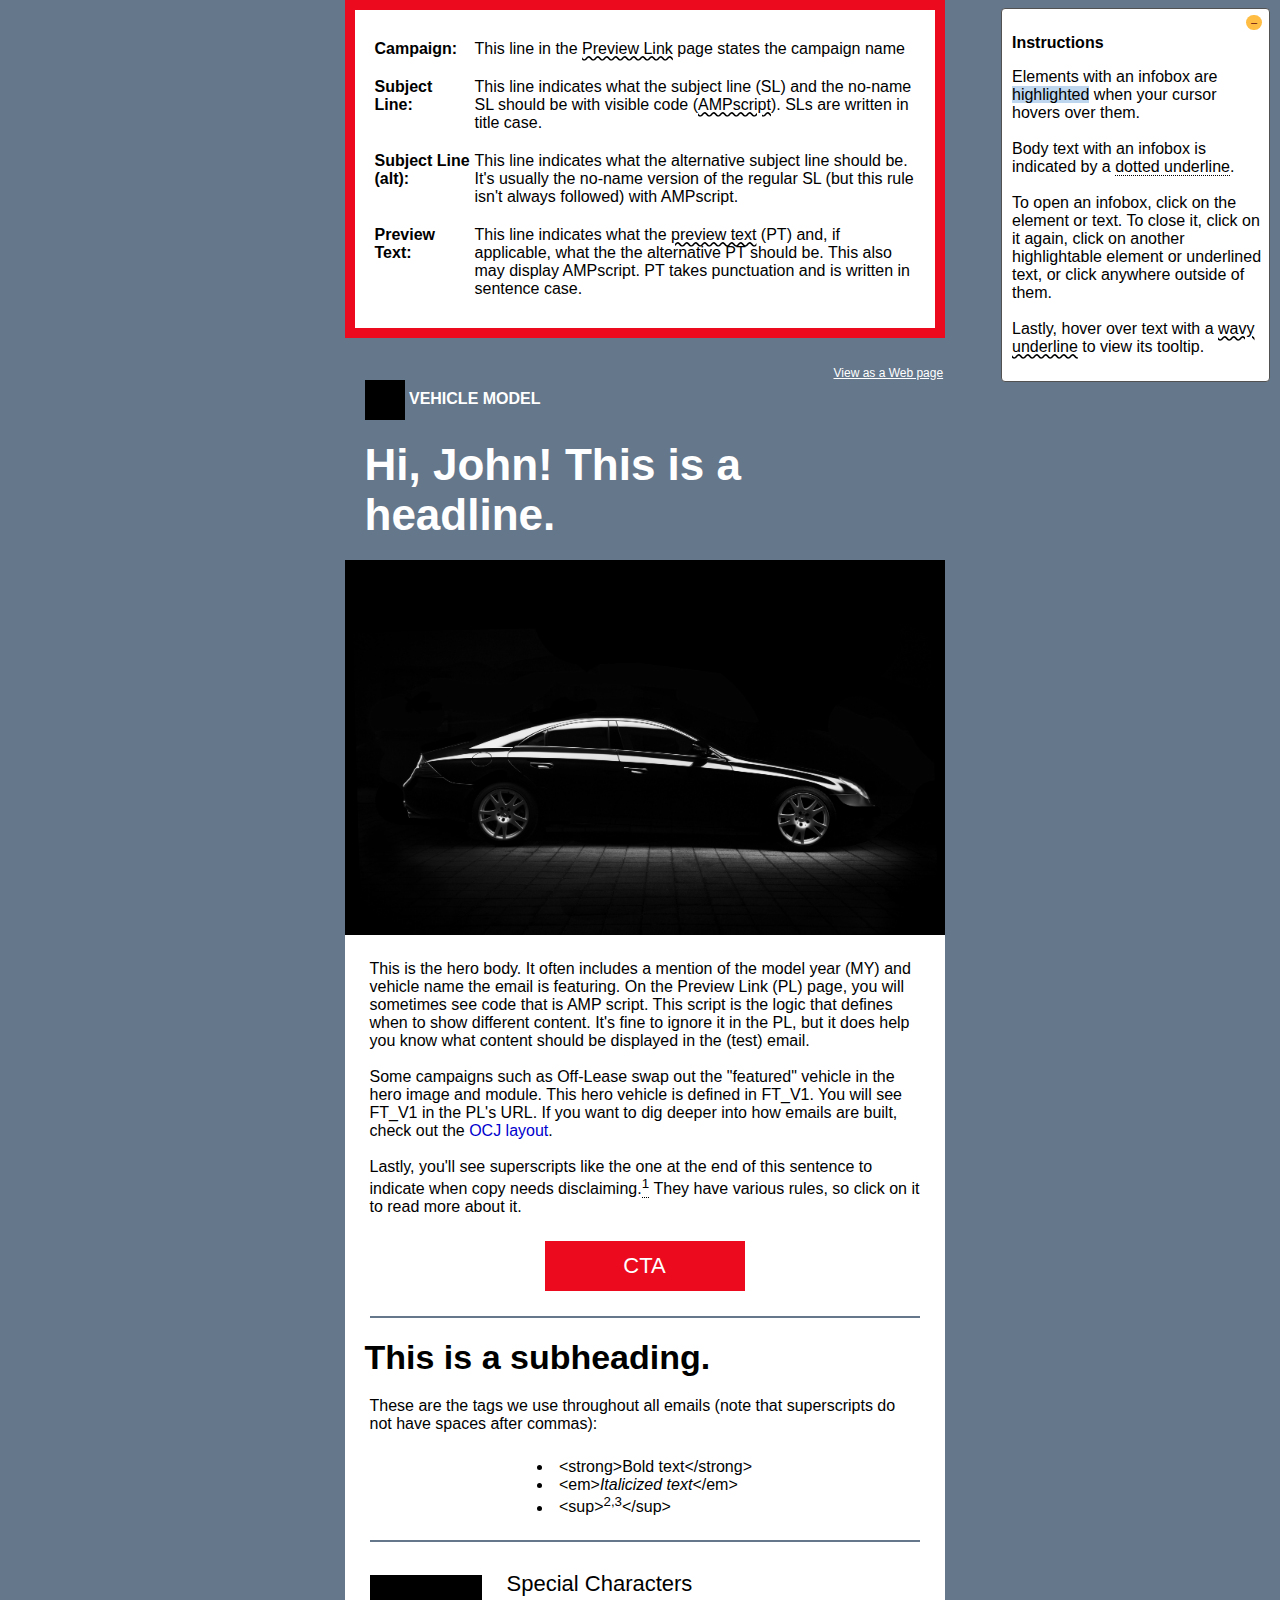
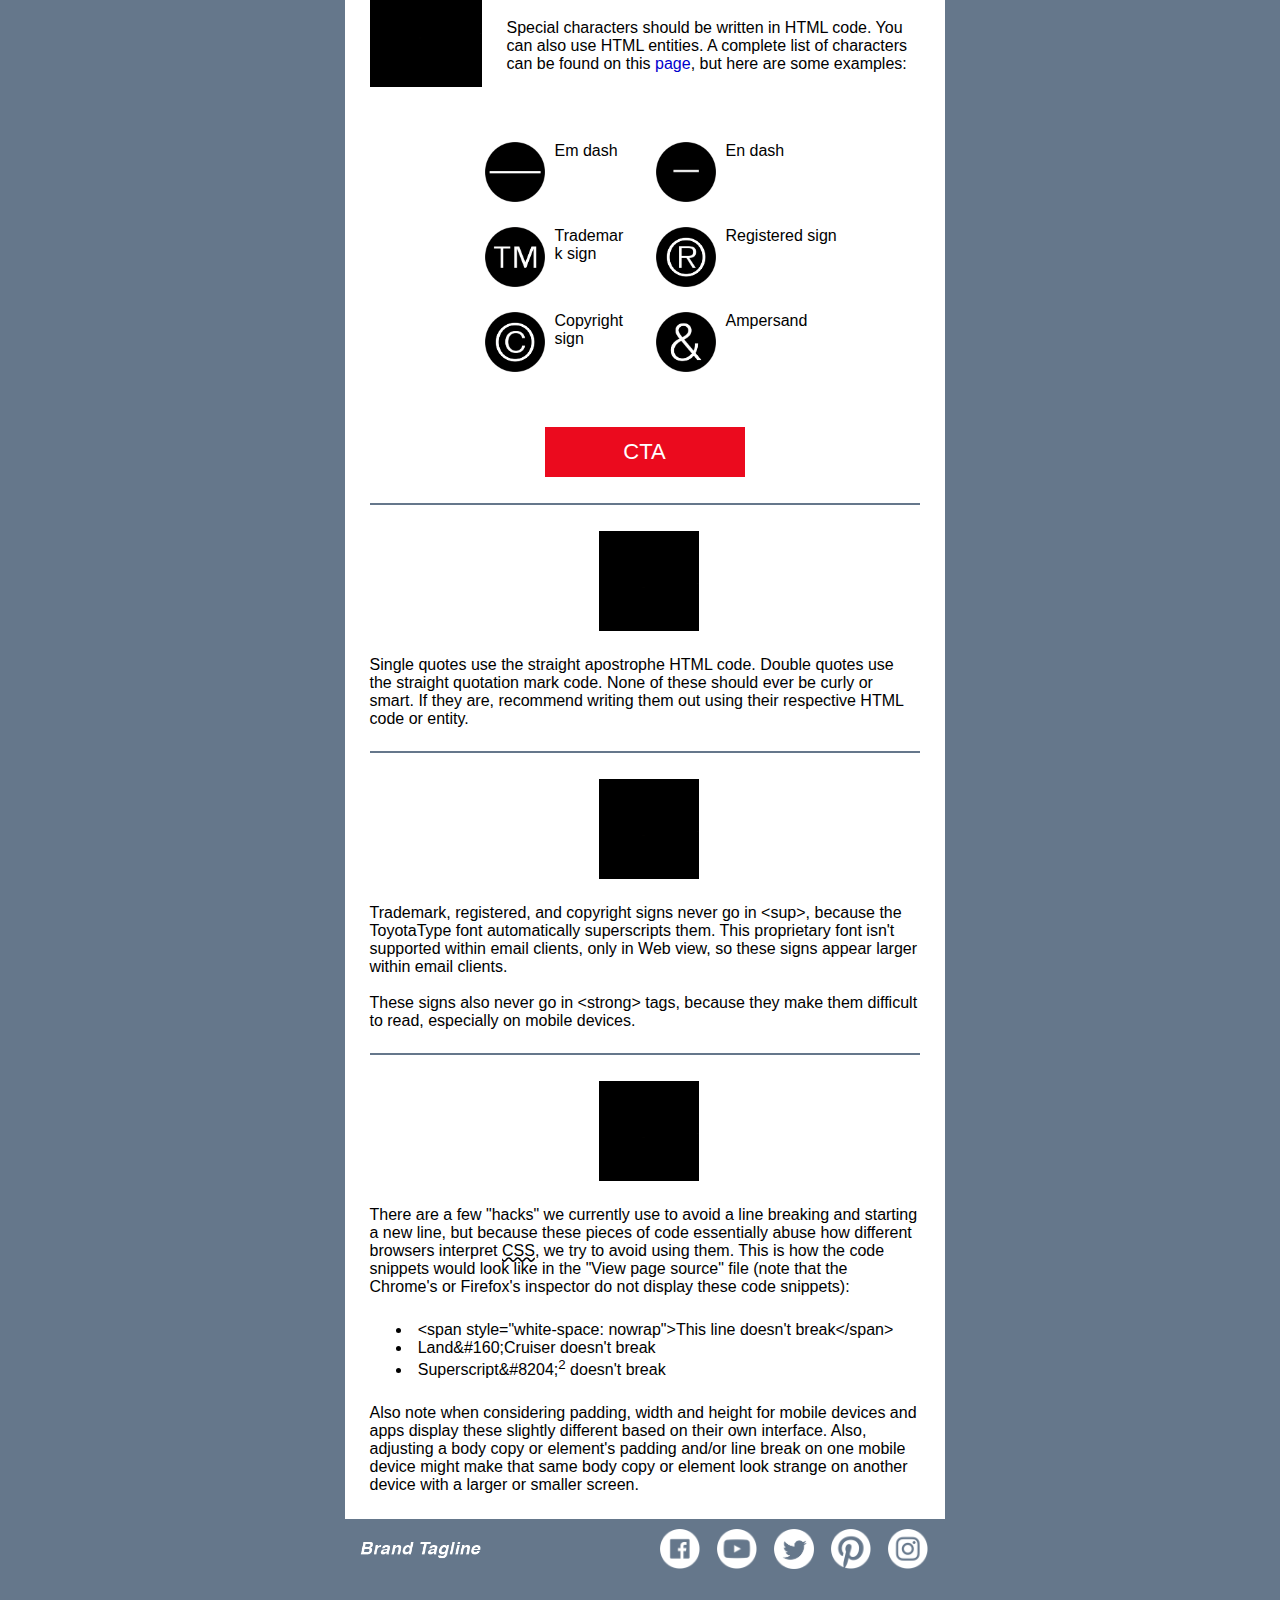
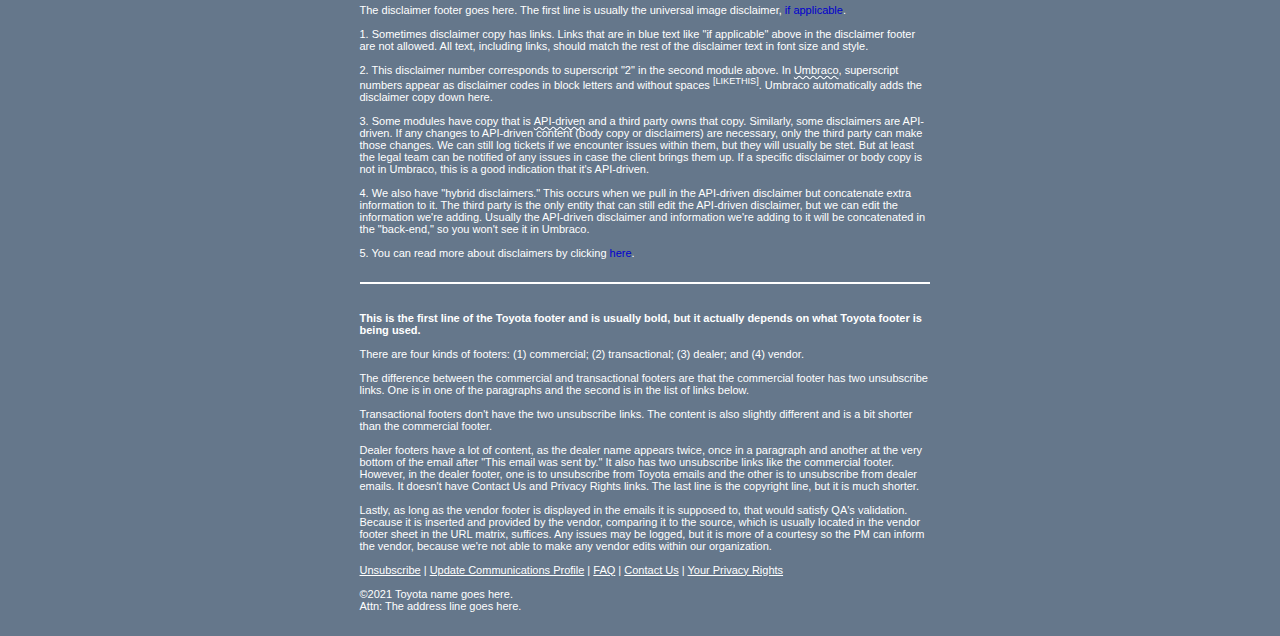
<file: projects/qa-email-guide/index.html>
<!DOCTYPE html>
<html lang="en">

<head>
	<meta name="viewport" content="width=device-width,initial-scale=1,maximum-scale=1,user-scalable=no">
    <meta http-equiv="Content-Type" content="text/html; charset=UTF-8">
	<title>QA Email Guide</title>
	<link rel="stylesheet" href="css/style.css">
</head>

<body>

	<div class="main-container">
  
		<div class="sticky">
			<button id="sticky-id" class="min-sticky" type="button"><span class="span-min">&#8211;</span></button>
			<div class="infobox-text"><span class="instructions">Instructions</span>
				Elements with an infobox are <span class="text-highlight">highlighted</span> when your cursor hovers over them.
				<br><br>
				Body text with an infobox is indicated by a <span class="text-underline">dotted underline</span>.
				<br><br>
				To open an infobox, click on the element or text. To close it, click on it again, click on another highlightable element or underlined text, or click anywhere outside of them.
				<br><br>
				Lastly, hover over text with a <p class="wavy-underline">wavy underline</p> to view its tooltip.
			</div>
		</div>

		<div class="sub-container">
		  
			<div class="sl-pt">
				<div class="sl-pt-inner-border">
					<div class="sl-pt-name">Campaign:</div>
					<div class="sl-pt-content">This line in the <span class="tooltip bottom" data-text="Test emails are checked against a preview link page (a &#34;PL&#34;), in the QA instance (not dev instance)."><p class="tooltip-text">Preview Link</p></span> page states the campaign name</div>
					<div class="sl-pt-name">Subject Line:</div>
					<div class="sl-pt-content">This line indicates what the subject line (SL) and the no-name SL should be with visible code (<span class="tooltip bottom" data-text="A scripting language that you can add within emails, HTML pages, and landing pages. The Marketing Cloud application (SalesForce Marketing Cloud) handles all AMPscript calls at the time the email is sent. This is why you see the code in PLs, but not in test emails."><p class="tooltip-text">AMPscript</p></span>). SLs are written in title case.</div>
					<div class="sl-pt-name">Subject Line (alt):</div>
					<div class="sl-pt-content">This line indicates what the alternative subject line should be. It's usually the no-name version of the regular SL (but this rule isn't always followed) with AMPscript.</div>
					<div class="sl-pt-name">Preview Text:</div>
					<div class="sl-pt-content">This line indicates what the <span class="tooltip bottom" data-text="One or two-sentence copy pulled from the body of the email that is usually displayed underneath the sender name or next to the subject line in a different color. It can usually be seen in the user's inbox folder."><p class="tooltip-text">preview text</p></span> (PT) and, if applicable, what the the alternative PT should be. This also may display AMPscript. PT takes punctuation and is written in sentence case.</div>
				</div>
			</div>

			<div class="preheader">
				<div class="parent">
				<div class="overlay-js">
					<span class="preheader-text">View as a Web page</span>
				</div>
				<div class="content-switch">
					<div class="human-name">
					<span>web view link</span>
					</div>
					<div class="element">
					a
					</div>
					<div class="attributes">
					<span>attributes</span>
					</div>
					<div>
					<span class="attr-0">target</span><span class="attr-1">="</span><span class="attr-2">_blank</><span class="attr-1">"</span>
					</div>
					<div>
					<span class="attr-0">alias</span><span class="attr-1">="</span><span class="attr-2"></span><span class="attr-1">"</span>
					</div>
					<div class="element">
					img
					</div>
					<div class="attributes">
					<span>attributes</span>
					</div>
					<div>
					<span class="attr-0">alt</span><span class="attr-1">="</span><span class="attr-2"></span><span class="attr-1">"</span>
					</div>
					<div class="rules">
						rules
					</div>
					<div>
						<p class="content-js-p">A Web view link is not generated on a Preview Link (PL) page. The PL, instead, has %%view_email_url%% as an HREF/link.</p>
					</div>
				</div>
				</div>
			</div>
			
			<div class="preheader-image-div">
				<div class="parent">
				<div class="overlay-js">
					<img src="images/vehicle-model.png" class="preheader-image">&nbsp;<span class="vehicle-model-copy">VEHICLE MODEL</span>
				</div>
				<div class="content-switch">
					<div class="human-name">
					<span>vehicle logo</span>
					</div>
					<div class="element">
					a
					</div>
					<div class="attributes">
					<span>attributes</span>
					</div>
					<div>
					<span class="attr-0">target</span><span class="attr-1">="</span><span class="attr-2">_blank</span><span class="attr-1">"</span>
					</div>
					<div>
					<span class="attr-0">alias</span><span class="attr-1">="</span><span class="attr-2">vehicle--name</span><span class="attr-1">"</span>
					</div>
					<div class="element">
					img
					</div>
					<div class="attributes">
					<span>attributes</span>
					</div>
					<div>
					<span class="attr-0">alt</span><span class="attr-1">="</span><span class="attr-2">Vehicle Name</span><span class="attr-1">"</span>
					</div>
					<div class="rules">
						rules
					</div>
					<div>
						<p class="content-js-p">A vehicle logo is made up of the "bug" (the actual logo) and the name of the vehicle being showcased. Some vehicles say "Toyota" in place of the vehicle model name, such as the GR Supra in the OW campaign.</p>
					</div>
				</div>
				</div>
			</div>
			
			<div class="headline">
				<div class="parent">
				<div class="overlay-js">
					<p class="headline-copy">Hi, John! This is a headline.</p>
				</div>
				<div class="content-switch">
					<div class="human-name">
						<span>headline</span>
					</div>
					<div class="element">
						h1
					</div>
					<div class="attributes">
					<span>attributes</span>
					</div>
					<div>
					<span class="attr-0">style</span><span class="attr-1">="</span><span class="attr-2">font-family: ToyotaType, Helvetica, Arial, sans-serif;</span><span class="attr-1">"</span>
					</div>
					<div class="rules">
						rules
					</div>
					<div class="content-js-p">
						A headline should be sentence case unless it's in all caps.<br><br>Headlines that are two sentences or more take all necessary punctuation, including the last sentence (for example, a period)
						<br><br>
						Inline CSS is added with the style attribute. "Style" will have various properties in addition to the one mentioned here, but we should just ensure the font-family includes the ToyotaType font.
						<br><br>
						Sometimes the main headline uses an &#60;h2> tag.
					</div>
					<div class="resources">
						resources
					</div>
					<div>
						<p class="content-js-p"><a class="resources-link" href="https://oneomnicom.sharepoint.com/sites/RAPP-Team-EXTERNALTMNACCCP/Shared%20Documents/Forms/AllItems.aspx?q=gregg&id=%2Fsites%2FRAPP%2DTeam%2DEXTERNALTMNACCCP%2FShared%20Documents%2FRAPP%20Internal%20Only%2FDepartments%20and%20Disciplines%2FTechnology%2FToyota%20Quality%20Assurance%20%28QA%29%2FStyle%20Guide%20%26%20Documentation%2FGregg%20Reference%20Manual%2010%2Epdf&parent=%2Fsites%2FRAPP%2DTeam%2DEXTERNALTMNACCCP%2FShared%20Documents%2FRAPP%20Internal%20Only%2FDepartments%20and%20Disciplines%2FTechnology%2FToyota%20Quality%20Assurance%20%28QA%29&parentview=7" target="_blank">The Gregg Reference Manual</a></p>
					</div>
				</div>
				</div>
			</div>
			
			<div class="hero-module">
				<div class="parent">
				<div class="overlay-js">
					<a href="#"><img  class="hero-image" src="images/hero-image.jpg" alt="Model Year Vehicle Name." title="Model Year Vehicle Name."></a>
				</div>
				<div class="content-switch">
					<div class="human-name">
					hero image
					</div>
					<div class="element">
					a
					</div>
					<div class="attributes">
					<span>attributes</span>
					</div>
					<div>
					<span class="attr-0">target</span><span class="attr-1">="</span><span class="attr-2">_blank</span><span class="attr-1">"</span>
					</div>
					<div>
					<span class="attr-0">alias</span><span class="attr-1">="</span><span class="attr-2">my--vehicle--name</span><span class="attr-1">"</span>
					</div>
					<div class="element">
					img
					</div>
					<div class="attributes">
					<span>attributes</span>
					</div>
					<div>
					<span class="attr-0">alt</span><span class="attr-1">="</span><span class="attr-2">Model Year Vehicle Name</span><span class="attr-1">"</span>
					</div>
					<div class="rules">
						rules
					</div>
					<div class="content-js-p">
					An image that links out takes an ALT text. What the ALT text should be varies. There is a link to that document under Resources.
					<br><br>
					However, if the image is just of the vehicle, also called "jelly bean," the ALT text should be the vehicle's model year and model name; for example, 2021 Corolla.
					</div>
					<div class="resources">
						resources
					</div>
					<div>
						<p class="content-js-p"><a class="resources-link" href="https://oneomnicom.sharepoint.com/sites/RAPP-Intranet/Shared%20Documents/Forms/AllItems.aspx?FolderCTID=0x012000D719C41671AD3741AAD41103839D53D1&id=%2Fsites%2FRAPP%2DIntranet%2FShared%20Documents%2FRAPP%20Departments%20and%20Disciplines%2FQUALITY%20ASSURANCE%2FAccessibility%2FRAPP%20Alt%20Text%20Guide%2Epdf&parent=%2Fsites%2FRAPP%2DIntranet%2FShared%20Documents%2FRAPP%20Departments%20and%20Disciplines%2FQUALITY%20ASSURANCE%2FAccessibility" target="_blank">Alt Text Guide</a></p>
					</div>
				</div>
				</div>
			</div>
			
			<div class="hero-body-1">
				<div class="parent">
				<div class="hero-body-copy-1">
					This is the hero body. It often includes a mention of the model year (MY) and vehicle name the email is featuring. On the Preview Link (PL) page, you will sometimes see code that is AMP script. This script is the logic that defines when to show different content. It's fine to ignore it in the PL, but it does help you know what content should be displayed in the (test) email.
					<br><br>
					Some campaigns such as Off-Lease swap out the "featured" vehicle in the hero image and module. This hero vehicle is defined in FT_V1. You will see FT_V1 in the PL's URL. If you want to dig deeper into how emails are built, check out the <a href="https://docs.google.com/spreadsheets/d/1t5qLHBL8hh75zU7jkbCc9UyzEwP-3NCn3gmxEwS9Vrc/edit#gid=963274832" target="_blank" class="body-link">OCJ layout</a>.
					<br><br>
					Lastly, you'll see superscripts like the one at the end of this sentence to indicate when copy needs disclaiming.<span class="text-underline"><sup>1</sup></span>
				<div class="body-highlight">
					<div class="parent">
					<div class="overlay-js">
						<div class="body-highlight-copy">
						<sup>1</sup>
						</div>
					</div>
					<div class="content-switch">
						<div class="human-name">
						<span>superscript</span>
						</div>
						<div class="element">
						sup
						</div>
						<div class="attributes">
						<span>rules</span>
						</div>
						<div>
						<p class="content-js-p">
							In Umbraco, disclaimer codes appear superscripted and within brackets; for example: <sup>[LEGALTERM]</sup>.
							<br><br>
							The disclaimer code is a disclaimer that was created in Umbraco with a specific name, usually labelled something related to what they are disclaiming.
							<br><br>
							Umbraco automatically replaces the disclaimer code in brackets with numbers in the preview link and in emails. Thus, Umbraco automatically numbers them based on the order they appear in. A disclaimer code that appears more than once in the email gets the same number as when it first appeared in the email.
						</p>
						</div>
					</div>
					</div>
					</div>
					They have various rules, so click on it to read more about it.
				</div>
				</div>
			</div>
			
			<div class="cta-row">
				<div class="parent">
				<div class="overlay-js">
					<div class="cta"><span class="cta-text">CTA</span></div>
				</div>
				<div class="content-switch">
					<div class="human-name">
					<span>cta</span>
					</div>
					<div class="element">
					td
					</div>
					<div class="attributes">
					<span>attributes</span>
					</div>
					<div>
					<span class="attr-0">style</span><span class="attr-1">="</span><span class="attr-2">background-color: #EB0A1E</span><span class="attr-1">"</span>
					</div>
					<div class="element">
					td
					</div>
					<div class="attributes">
					<span>attributes</span>
					</div>
					<div>
					<span class="attr-0">style</span><span class="attr-1">="</span><span class="attr-2">border: 2px solid #EB0A1E</span><span class="attr-1">"</span>
					</div>
					<div class="element">
					p
					</div>
					<div class="attributes">
					<span>attributes</span>
					</div>
					<div>
					<span class="attr-0">style</span><span class="attr-1">="</span><span class="attr-2">font-family: ToyotaType, Helvetica, Arial, sans-serif; font-size: 16px;</span><span class="attr-1">"</span>
					</div>
					<div class="element">
					a
					</div>
					<div class="attributes">
					<span>attributes</span>
					</div>
					<div>
					<span class="attr-0">target</span><span class="attr-1">="</span><span class="attr-2">_blank</span><span class="attr-1">"</span>
					</div>
					<div>
					<span class="attr-0">alias</span><span class="attr-1">="</span><span class="attr-2">content--description</span><span class="attr-1">"</span>
					</div>
					<div class="rules">
						rules
					</div>
					<div class="content-js-p">
						CTA copy is always sentence case unless it's in all caps.<br><br>A CTA is actually a &#60;td> inside a &#60;table>. The above tags are the ones QA checks.
						<br><br>
						The following is the entire tree with bolded tags being the ones QA checks:
						<br><br>
						<strong>td</strong> > table > tbody > tr > <strong>td</strong> > <strong>p</strong> > <strong>td</strong>
					</div>
				</div>
				</div>
			</div>
			
			<div class="key-line-row">
				<div class="parent">
				<div class="overlay-js">
					<hr>
				</div>
				<div class="content-switch">
					<div class="human-name">
					<span>key line</span>
					</div>
				</div>
				</div>
			</div>
			
			<div class="subheading">
				<div class="parent">
				<div class="overlay-js">
					<p class="subheading-copy">This is a subheading.</p>
				</div>
				<div class="content-switch">
					<div class="human-name">
						<span>subheading</span>
					</div>
					<div class="element">
						h2
					</div>
					<div class="rules">
						rules
					</div>
					<div>
						<p class="content-js-p">While a headine usually takes an &#60;h1> tag, a subheading may take an &#60;h2> tag or above, depending on how many headlines precede it. What differentiates a headline between a subheading is the font size -- titles with a smaller font size than that of the headine are considered subheadings.</p>
					</div>
				</div>
				</div>
			</div>
			
			<div class="body-2">
				<div class="parent">
				<div>
					<p class="body-2-copy">
					These are the tags we use throughout all emails (note that superscripts do not have spaces after commas):
					</p>
					<div class="list-div">
					<ul class="hero-list">
						<li>&#60;strong&#62;<strong>Bold text</strong>&#60;/strong&#62;</li>
						<li>&#60;em&#62;<em>Italicized text</em>&#60;/em&#62;</li>
						<li>&#60;sup&#62;<sup>2,3</sup>&#60;/sup&#62;</li>
					</ul>
					</div>
				</div>
				</div>
			</div>
			
			<div class="key-line-row">
				<div class="parent">
					<hr>
				</div>
			</div>
			
			<div class="more-features-image-div">
				<div class="parent">
				<div class="overlay-js">
					<img class="more-features-image" src="images/module-image.png">
				</div>
				<div class="content-switch">
					<div class="human-name">
					module image
					</div>
					<div class="element">
					a
					</div>
					<div class="attributes">
					<span>attributes</span>
					</div>
					<div>
					<span class="attr-0">target</span><span class="attr-1">="</span><span class="attr-2">_blank</span><span class="attr-1">"</span>
					</div>
					<div>
					<span class="attr-0">alias</span><span class="attr-1">="</span><span class="attr-2">content--description</span><span class="attr-1">"</span>
					</div>
					<div class="element">
					img
					</div>
					<div class="attributes">
					<span>attributes</span>
					</div>
					<div>
					<span class="attr-0">alt</span><span class="attr-1">="</span><span class="attr-2">Image description</span><span class="attr-1">"</span>
					</div>
					<div class="rules">
						rules
					</div>
					<div>
					<p class="content-js-p">
						The module image and CTA have the same alias.
						<br><br>
						When tracking is turned on, the alias is no longer visible in the HTML. Instead, it's defined in the "tdesc" at the end of the image and CTA URLs.
						<br><br>
						This image's tdesc would look like this:
						<br><br>
						z4_features_module--name_img_8675
						<br><br>
						The parts of the alias is divided by a single underscore: zoneID_contentType_content--description_linkType_nodeID
					</p>
					</div>
					<div class="resources">
						resources
					</div>
					<div>
						<p class="content-js-p"><a class="resources-link" href="https://docs.google.com/spreadsheets/d/1Tbtv5-UMsNxdGV2wb4tUhGTLT-hwZKoJrpd8dqgPi_w/edit#gid=0" target="_blank">Alias Structure</a></p>
					</div>
				</div>
				</div>
			</div>
			
			<div class="more-features-headline">
				<div class="parent">
				<div>
					Special Characters
					<p class="more-features-body-copy">
					Special characters should be written in HTML code. You can also use HTML entities. A complete list of characters can be found on this <a href="https://s-broy.github.io/projects/html-entities/" target="_blank" class="body-link">page</a>, but here are some examples:
					</p>
				</div>
				</div>
			</div>
			
			<div class="icon-col-1-div">
				<div class="parent">
				<div class="overlay-js">
					<img src="images/em-dash.png" class="icon-image">
				</div>
				<div class="content-switch">
					<div class="human-name">
					<span>icon</span>
					</div>
					<div class="element">
					a
					</div>
					<div class="attributes">
					<span>attributes</span>
					</div>
					<div>
					<span class="attr-0">target</span><span class="attr-1">="</span><span class="attr-2">_blank</span><span class="attr-1">"</span>
					</div>
					<div>
					<span class="attr-0">alias</span><span class="attr-1">="</span><span class="attr-2">link--text</span><span class="attr-1">"</span>
					</div>
					<div class="element">
					img
					</div>
					<div class="attributes">
					<span>attributes</span>
					</div>
					<div>
					<span class="attr-0">alt</span><span class="attr-1">="</span><span class="attr-2">Link text</span><span class="attr-1">"</span>
					</div>
					<div class="rules">
						rules
					</div>
					<div class="content-js-p">
						An icon is an image that looks like an icon.
						<br><br>
						The alias is usually the same as the text link or some variation of it.
						<br><br>
						The ALT text is usually the entire text that the icon is associated with. Icons still need to comply with ALT rules.
					</div>
				</div>
				</div>
			</div>
			
			<div class="icon-text-col-1-div">
				<div class="parent">
				<div class="overlay-js">
					<span class="icon-text-span">Em dash</span>
				</div>
				<div class="content-switch">
					<div class="human-name">
					<span>icon copy link</span>
					</div>
					<div class="element">
					p
					</div>
					<div class="attributes">
					<span>attributes</span>
					</div>
					<div>
					<span class="attr-0">style</span><span class="attr-1">="</span><span class="attr-2">font-family: ToyotaType, Helvetica, sans-serif;</span><span class="attr-1">"</span>
					</div>
					<div class="element">
					a
					</div>
					<div class="attributes">
					<span>attributes</span>
					</div>
					<div>
					<span class="attr-0">target</span><span class="attr-1">="</span><span class="attr-2">_blank</span><span class="attr-1">"</span>
					</div>
					<div>
					<span class="attr-0">alias</span><span class="attr-1">="</span><span class="attr-2">link--text</span><span class="attr-1">"</span>
					</div>
					<div class="rules">
						rules
					</div>
					<div class="content-js-p">
						Words or phases in bullets or in lists sometimes have special rules on how they should be written. You can check out the link under resources to read about some of these words.<br><br>On another note, an icon copy link has a font-family defined in the &#60;p> tag, along with other inline CSS styles. Remember that email clients cannot load fonts that the user doesn't already have installed. The user can see any "special" fonts in Web view only.
						<br><br>
						The alias is usually the same as the text link or some variation of it.              
					</div>
					<div class="resources">
						resources
					</div>
					<div class="content-js-p">
						<a class="resources-link" href="https://oneomnicom.sharepoint.com/sites/RAPP-Team-EXTERNALTMNACCCP/Shared%20Documents/Forms/AllItems.aspx?q=wordworks&id=%2Fsites%2FRAPP%2DTeam%2DEXTERNALTMNACCCP%2FShared%20Documents%2FRAPP%20Internal%20Only%2FDepartments%20and%20Disciplines%2FTechnology%2FToyota%20Quality%20Assurance%20%28QA%29%2FStyle%20Guide%20%26%20Documentation%2FWordWorks%20October%202020%20%28with%20annotations%29%2Epdf&parent=%2Fsites%2FRAPP%2DTeam%2DEXTERNALTMNACCCP%2FShared%20Documents&parentview=7" target="_blank">WordWorks</a>
					</div>
				</div>
				</div>
			</div>
			
			<div class="icon-col-2-div">
				<div class="parent">
				
					<img src="images/en-dash.png" class="icon-image">
				
				</div>
			</div>
			
			<div class="icon-text-col-2-div">
				<div class="parent">
				
					<span class="icon-text-span">En dash</span>
				
				</div>
			</div>
			
			<div class="icon-col-1-div">
				<div class="parent">
				
					<img src="images/trademark.png" class="icon-image">
				
				</div>
			</div>
			
			<div class="icon-text-col-1-div">
				<div class="parent">
				<div class="overlay-js">
					<span class="icon-text-span">Trademark sign</span>
				</div>
				<div class="content-switch">
					<div class="human-name">
					<span>icon copy link</span>
					</div>
					<div class="element">
					p
					</div>
					<div class="attributes">
					<span>attributes</span>
					</div>
					<div>
					<span class="attr-0">style</span><span class="attr-1">="</span><span class="attr-2">font-family: ToyotaType, Helvetica, sans-serif;</span><span class="attr-1">"</span>
					</div>
					<div class="element">
					a
					</div>
					<div class="attributes">
					<span>attributes</span>
					</div>
					<div>
					<span class="attr-0">target</span><span class="attr-1">="</span><span class="attr-2">_blank</span><span class="attr-1">"</span>
					</div>
					<div>
					<span class="attr-0">alias</span><span class="attr-1">="</span><span class="attr-2">link--text</span><span class="attr-1">"</span>
					</div>
					<div class="rules">
						rules
					</div>
					<div class="content-js-p">
						PLs will sometimes try to fit in all text into a pre-defined width. If the text is too long, the text will break letter by letter. A PL with this is fine and can be ignored.
						<br><br>
						However, it's always a good idea to ensure these specific words don't break any rules in the actual (test) emails. The rules are:<br><br>
						1. Model year and vehicle name cannot be written across two lines
						<br>
						2. Hyphenated words cannot be written across two lines
						<br>
						3. A paragraph cannot have a single word that is four characters or more on a line by itself
						<br><br>
						Check out the link under resources to see which words can or can't be split up across two lines.
					</div>
					<div class="resources">
						resources
					</div>
					<div class="content-js-p">
						<a class="resources-link" href="https://oneomnicom.sharepoint.com/:w:/r/sites/RAPP-Team-EXTERNALTMNACCCP/_layouts/15/Doc.aspx?sourcedoc=%7B0EECF3DB-46E1-4329-8CA6-B62D7711F6F3%7D&file=Toyota%20style%20notes.docx&action=default&mobileredirect=true&cid=7c3cf13a-279d-4531-8e11-e12b20665d9b" target="_blank">Toyota Style Notes</a>
					</div>
				</div>
				</div>
			</div>
			
			<div class="icon-col-2-div">
				<div class="parent">
				
					<img src="images/registered-sign.png" class="icon-image">
				
				</div>
			</div>
			
			<div class="icon-text-col-2-div">
				<div class="parent">
				
					<span class="icon-text-span">Registered sign</span>
				
				</div>
			</div>
			
			<div class="icon-col-1-div">
				<div class="parent">
				
					<img src="images/copyright-sign.png" class="icon-image">
				
				</div>
			</div>
			
			<div class="icon-text-col-1-div">
				<div class="parent">
				
					<span class="icon-text-span">Copyright sign</span>
				
				</div>
			</div>
			
			<div class="icon-col-2-div">
				<div class="parent">
				
					<img src="images/ampersand.png" class="icon-image">
				
				</div>
			</div>
			
			<div class="icon-text-col-2-div">
				<div class="parent">
				
					<span class="icon-text-span">Ampersand</span>
				
				</div>
			</div>
			
			<div class="cta-row-2">
				<div class="parent">
					<div class="cta"><span class="cta-text">CTA</span></div>
				</div>
			</div>
			
			<div class="key-line-row">
				<div class="parent">
					<hr>
				</div>
			</div>
			
			<div class="simple-module-div">
				<div class="parent">
				<div class="overlay-js">
					<a href="#"><img class="simple-module-image" src="images/module-image.png"></a>
				</div>
				<div class="content-switch">
					<div class="human-name">
					<span>module image</span>
					</div>
					<div class="element">
					a
					</div>
					<div class="attributes">
					<span>attributes</span>
					</div>
					<div>
					<span class="attr-0">target</span><span class="attr-1">="</span><span class="attr-2">_blank</span><span class="attr-1">"</span>
					</div>
					<div>
					<span class="attr-0">alias</span><span class="attr-1">="</span><span class="attr-2">content--description</span><span class="attr-1">"</span>
					</div>
					<div class="element">
					img
					</div>
					<div class="attributes">
					<span>attributes</span>
					</div>
					<div>
					<span class="attr-0">alt</span><span class="attr-1">="</span><span class="attr-2"></span>Image description<span class="attr-1">"</span>
					</div>
					<div class="rules">
						rules
					</div>
					<div>
						<p class="content-js-p">This is a module image.<br><br>
						In Umbraco, most modules can get assigned an image and a CTA. An image has a link, an alias and an ALT text field. A CTA has an alias and a link field.
						</p>
					</div>
				</div>
				</div>
			</div>
			
			<div class="body-3">
				<div class="parent">
				<div>
					<p class="body-3-copy">
		Single quotes use the straight apostrophe HTML code. Double quotes use the straight quotation mark code. None of these should ever be curly or smart. If they are, recommend writing them out using their respective HTML code or entity.
					</p>
				</div>
				</div>
			</div>
			
			<div class="key-line-row">
				<div class="parent">
					<hr>
				</div>
			</div>
			
			<div class="simple-module-div">
				<div class="parent">
				
					<a><img class="simple-module-image" src="images/module-image.png"></a>
				
				</div>
			</div>
			
			<div class="body-3">
				<div class="parent">
				<div>
					<p class="body-3-copy">
		Trademark, registered, and copyright signs never go in &#60;sup&#62;, because the ToyotaType font automatically superscripts them. This proprietary font isn't supported within email clients, only in Web view, so these signs appear larger within email clients.<br><br>
		These signs also never go in &#60;strong&#62; tags, because they make them difficult to read, especially on mobile devices.
					</p>
				</div>
				</div>
			</div>
			
			<div class="key-line-row">
				<div class="parent">
					<hr>
				</div>
			</div>
			
			<div class="simple-module-div">
				<div class="parent">
				
					<a><img class="simple-module-image" src="images/module-image.png"></a>
				
				</div>
			</div>
			
			<div class="hero-body-1">
				<div class="parent">
				<div>
					<div class="hero-body-copy-1">
					There are a few "hacks" we currently use to avoid a line breaking and starting a new line, but because these pieces of code essentially abuse how different browsers interpret <span class="tooltip bottom" data-text="Cascading Style Sheets is a style sheet language that stylizes elements, such as links, images, and text. Emails use inline styles, which means the styles are defined directly in the HTML, as opposed to having all the styles in a separate file."><p class="tooltip-text">CSS</p></span>, we try to avoid using them. This is how the code snippets would look like in the "View page source" file (note that the Chrome's or Firefox's inspector do not display these code snippets):
					</div>
					<div class="list-div">
					<ul class="hero-list-2">
						<li>&#60;span style="white-space: nowrap"&#62;This line doesn't break&#60;/span&#62;</li>
						<li>Land&#38;#160;Cruiser doesn't break</li>
						<li>Superscript&#38;#8204;<sup>2</sup> doesn't break</li>
					</ul>
					<p class="hero-body-copy-1">
					Also note when considering padding, width and height for mobile devices and apps display these slightly different based on their own interface. Also, adjusting a body copy or element's padding and/or line break on one mobile device might make that same body copy or element look strange on another device with a larger or smaller screen.
					</p>
					</div>
				</div>
				</div>
			</div>
			
			<div class="brand-tagline">
				<div class="parent">
				<div class="overlay-js">
					<img src="images/brand-tagline.png" class="brand-tagline-image">
				</div>
				<div class="content-switch">
					<div class="human-name">
					<span>brand tagline</span>
					</div>
					<div class="element">
					img
					</div>
					<div class="attributes">
					<span>attributes</span>
					</div>
					<div>
					<span class="attr-0">alt</span><span class="attr-1">="</span><span class="attr-2">Brand Tagline</span><span class="attr-1">"</span>
					</div>
					<div class="rules">
						rules
					</div>
					<div>
						<p class="content-js-p">If an image is only text or has text, the text should also go in the ALT attribute.
						</p>
					</div>
				</div>
				</div>
			</div>
			
			<div class="social-media">
				<div class="parent">
				<div class="overlay-js">
					<img src="images/facebook.png" class="social-media-image">
				</div>
				<div class="content-switch">
					<div class="human-name">
					<span>social media icon</span>
					</div>
					<div class="element">
					a
					</div>
					<div class="attributes">
					<span>attributes</span>
					</div>
					<div>
					<span class="attr-0">target</span><span class="attr-1">="</span><span class="attr-2">_blank</span><span class="attr-1">"</span>
					</div>
					<div>
					<span class="attr-0">alias</span><span class="attr-1">="</span><span class="attr-2">social--media</span><span class="attr-1">"</span>
					</div>
					<div class="element">
					img
					</div>
					<div class="attributes">
					<span>attributes</span>
					</div>
					<div>
					<span class="attr-0">alt</span><span class="attr-1">="</span><span class="attr-2">Social Media</span><span class="attr-1">"</span>
					</div>
				</div>
				</div>
			</div>
			
			<div class="social-media">
				<div class="parent">
				
					<img src="images/youtube.png" class="social-media-image">
				
				</div>
			</div>
			
			<div class="social-media">
				<div class="parent">
				
					<img src="images/twitter.png" class="social-media-image">
				
				</div>
			</div>
			
			<div class="social-media">
				<div class="parent">
				
					<img src="images/pinterest.png" class="social-media-image">
				
				</div>
			</div>
			
			<div class="social-media">
				<div class="parent">
				
					<img src="images/instagram.png" class="social-media-image">
				
				</div>
			</div>
			
			<div class="disclaimer-footer">
				<div class="parent">
				<div>
					<div class="universal-image-disclaimer">
						The disclaimer footer goes here. The first line is usually the universal image disclaimer, <a href="https://oneomnicom.sharepoint.com/sites/RAPP-Team-EXTERNALTMNACCCP/Shared%20Documents/Forms/AllItems.aspx?id=%2Fsites%2FRAPP%2DTeam%2DEXTERNALTMNACCCP%2FShared%20Documents%2FRAPP%20Internal%20Only%2FDepartments%20and%20Disciplines%2FTechnology%2FToyota%20Quality%20Assurance%20%28QA%29%2FLegal%2FCGI%20Disclaimer%20Cheat%20Sheet%204%2E17%2E20%2Epdf&parent=%2Fsites%2FRAPP%2DTeam%2DEXTERNALTMNACCCP%2FShared%20Documents%2FRAPP%20Internal%20Only%2FDepartments%20and%20Disciplines%2FTechnology%2FToyota%20Quality%20Assurance%20%28QA%29%2FLegal" class="body-link" target="_blank">if applicable</a>.
						<br>&nbsp;
					</div>
					<div class="disclaimer-copy">
					1. Sometimes disclaimer copy has links. Links that are in blue text like "if applicable" above in the disclaimer footer are not allowed. All text, including links, should match the rest of the disclaimer text in font size and style.
				<br><br>
				2. This disclaimer number corresponds to superscript "2" in the second module above. In <span class="tooltip bottom" data-text="An open-source content management system platform for publishing content. The PLs are built using modules. The modules come from Umbraco. The modules are created by bringing together code from partials. Partials are basically big blocks of code. Different modules can have (or call/pull in) different partials. If you log into Umbraco, you can user the site to edit image alt texts, link aliases, copy, headlines, images and more."><p class="tooltip-text">Umbraco</p></span>, superscript numbers appear as disclaimer codes in block letters and without spaces <sup>[LIKETHIS]</sup>. Umbraco automatically adds the disclaimer copy down here.
				<br><br>
				3.  Some modules have copy that is <span class="tooltip bottom" data-text="An application programming interface is a kind of middle-man between two or more applications or softwares. The middle-man gets information from one application and then it defines what information the other application can pull in (call or request) and how it can do it."><p class="tooltip-text">API-driven</p></span> and a third party owns that copy. Similarly, some disclaimers are API-driven. If any changes to API-driven content (body copy or disclaimers) are necessary, only the third party can make those changes. We can still log tickets if we encounter issues within them, but they will usually be stet. But at least the legal team can be notified of any issues in case the client brings them up. If a specific disclaimer or body copy is not in Umbraco, this is a good indication that it's API-driven.
				<br><br>
				4. We also have "hybrid disclaimers." This occurs when we pull in the API-driven disclaimer but concatenate extra information to it. The third party is the only entity that can still edit the API-driven disclaimer, but we can edit the information we're adding. Usually the API-driven disclaimer and information we're adding to it will be concatenated in the "back-end," so you won't see it in Umbraco.
			<br><br>
			5. You can read more about disclaimers by clicking <a href="https://rappus.atlassian.net/wiki/spaces/TOYOTA/pages/599687331/Disclaimers" class="body-link" target="_blank">here</a>.	
			</div>
				</div>
				</div>
			</div>
			
			<div class="key-line-row-grey">
				<div class="parent">
				<div class="overlay-js">
					<hr class="white-hr">
				</div>
				<div class="content-switch">
					<div class="human-name">
					<span>key line</span>
					</div>
				</div>
				</div>
			</div>
			
			<div class="footer">
				<div class="parent">
				<div>
					<p class="footer-copy">
					<strong>This is the first line of the Toyota footer and is usually bold, but it actually depends on what Toyota footer is being used.</strong>
					<br><br>
					There are four kinds of footers: (1) commercial; (2) transactional; (3) dealer; and (4) vendor.
					<br><br>
					The difference between the commercial and transactional footers are that the commercial footer has two unsubscribe links. One is in one of the paragraphs and the second is in the list of links below.
					<br><br>
					Transactional footers don't have the two unsubscribe links. The content is also slightly different and is a bit shorter than the commercial footer.
					<br><br>
					Dealer footers have a lot of content, as the dealer name appears twice, once in a paragraph and another at the very bottom of the email after "This email was sent by." It also has two unsubscribe links like the commercial footer. However, in the dealer footer, one is to unsubscribe from Toyota emails and the other is to unsubscribe from dealer emails. It doesn't have Contact Us and Privacy Rights links. The last line is the copyright line, but it is much shorter.
					<br><br>
					Lastly, as long as the vendor footer is displayed in the emails it is supposed to, that would satisfy QA's validation. Because it is inserted and provided by the vendor, comparing it to the source, which is usually located in the vendor footer sheet in the URL matrix, suffices. Any issues may be logged, but it is more of a courtesy so the PM can inform the vendor, because we're not able to make any vendor edits within our organization.
					<br><br>
					<a>Unsubscribe</a> | <a>Update Communications Profile</a> | <a>FAQ</a> | <a>Contact Us</a> | <a>Your Privacy Rights</a>
					<br><br>
					&#169;2021 Toyota name goes here.<br>
					Attn: The address line goes here.
					<br><br>
					&nbsp;
					</p>
				</div>
				</div>
			</div>
		  
		</div>
	</div>

    <script type = "text/javascript" src = "js/script.js" ></script>

</body>
</html>
</file>
<file: css/styles.css>
* {
	margin: 0;
	padding: 0;
}

body {
	font-family: sans-serif;
	
	color: #313135;
}

h2 {
	font-size: 1.4em;
	font-weight: 600;
	text-align: center;
	margin-bottom: 20px;
}

h3 {
	font-size: 1.2em;
	font-weight: 400;
	padding-top: 4px;
	padding-bottom: 4px;
	text-align: left;
}

a {
	text-decoration: none;
	color: #025ebf;
	transition: all 0.1s ease-out;
	font-size: 1.1em;
}

.link:hover {
	opacity: 0.5;
}

.icon {
	width: 40px;
	height: 40px;
	padding: 0 15px;
}

.contact-p {
	font-size: 1.2em;
	text-align: center;
	font-weight: 300;
	line-height: 1.6;
}

.subheading {
	text-align: center;
	padding-bottom: 15px;
}

a.subheading-link {
	color: #313135;
	font-size: 1.4em;
	font-weight: 600;
}

/* Home */

.home {
	min-height: 100vh;
	background: #f1f4f6;
	width: 100%;
}

.home .home-content {
	padding-top: 10%;
	padding-left: 50px;
	padding-right: 50px;
	margin: 0 auto;
}

.home-content img {
	border-radius: 50%;
	width: 100px;
	height: 100px;
	display: block;
	margin: auto;
	border: 1px solid #313135;
}

.home h1 {
	font-size: 2.5em;
	text-align: center;
	margin: 20px 0;
}

.home p {
	font-size: 1.4em;
	text-align: center;
	padding-bottom: 10px;
}

.role-link {
	font-size: 1.0em;
}

.navlink {
	font-size: 1.0em;
}

@media (min-width: 320px) {
	.home .navlink {
		font-size: 1.1em;
	}
}

/* About and Contact Sections */

.section-white {
	display: block;
	background: #fff;
	width: 100%;
	padding-top: 50px;
	padding-bottom: 50px;
	margin: 0 auto;
}

.section-blue {
	display: block;
	background: #f1f4f6;
	width: 100%;
	padding-top: 50px;
	padding-bottom: 50px;
	margin: 0 auto;
}

.content {
	font-size: 1.2em;
	text-align: left;
	font-weight: 300;
	line-height: 1.6;
}

p span {
	color: #025ebf;
}

@media (min-width: 320px) {
	.section-white .content,
	.section-blue .content {
		width: 300px;
		margin: 0 auto;
	}
}

@media (min-width: 768px) {
	.section-white .content,
	.section-blue .content {
		width: 350px;
		margin: 0 auto;
	}
}

@media (min-width: 1024px) {
	.section-white .content,
	.section-blue .content,
	.section-white .contact-p {
		width: 410px;
		margin: 0 auto;
	}
}

/* Projects */

.image-list {
	display: grid;
	grid-template-columns: repeat(auto-fill, minmax(250px, 1fr));
	grid-gap: 10px;
	grid-auto-rows: 150px;
}

.image-list img {
	width: 250px;
}

.projects {
	display: block;
	background: #fff;
	width: 100%;
	padding-top: 50px;
	padding-bottom: 50px;
	margin: 0 auto;
}

.projects-column {
	width: 100%;
	text-align: left;
	padding-bottom: 30px;
	margin: 0;
}

.techtag {
	display: inline-block;
	text-align: center;
	font-size: 0.7em;
	font-weight: 400;
	padding: 5px 5px;
	margin: 5px 5px 0 0;
	border: 1px dotted #313135;
	border-radius: 2px;
}

@media (min-width: 320px) {
	.projects .projects-column {
		width: 300px;
		margin: 0 auto;
	}
}

@media (min-width: 768px) {
	.projects .projects-column {
		width: 350px;
		margin: 0 auto;
	}
}

@media (min-width: 1024px) {
	.projects .projects-column {
		width: 410px;
		margin: 0 auto;
	}
}
</file>
<file: projects/bin2dec/css/styles.css>
.container {
	margin: 0 auto;
	width: 360px;
}

.back-home {
	width: 360px;
	margin: 0 auto;
	padding: 10px 0;
	text-align: center;
	font-size: 1.5em;
	font-weight: 300;
	float: left;
}

h1,
form {
	text-align: center;
}
</file>
<file: projects/boradprev/css/styles.css>
.container {
	margin: 0 auto;
	width: 360px;
}

body {
	font-family: sans-serif;
}

.back-home {
	width: 360px;
	margin: 0 auto;
	padding: 10px 0;
	text-align: center;
	font-size: 1.5em;
	font-weight: 300;
	float: left;
}

h1 {
	text-align: center;
	font-size: 1.8em;
	font-weight: 500;
}

.border-radius p {
	font-size: 1.0em;
}

label {
	font-size: 1.2em;
	font-weight: 300;
}

ul {
	font-size: 1.0em;
	font-weight: 300;
}

li {
	padding-bottom: 15px;
	line-height: 1.2;
}

p {
	font-size: 1.0em;
	font-weight: 300;
}

input[type="text"] {
	font-size: 0.9em;
	font-weight: 300;
}

.border-radius {
	margin: auto;
	background: linear-gradient(45deg, #b23d35, #e67a73);
	text-shadow: 0px 1px 0px #b23e35;
	width: 150px;
	text-align: center;
	line-height: 9;
}

.border-radius p {
	color: #fff;
}

form {
	margin: 25px;
}

.buttonDiv {
	text-align: center;
}

#copyButton {
	background: #e4685d;
	border-radius: 4px;
	color: #fff;
	cursor: pointer;
	font-size: 1.2em;
	font-weight: 300;
	padding: 10px 15px;
	text-shadow: 0px 1px 0px #b23e35;
	box-shadow: inset 0px 39px 0px -24px #e67a73;
	border: 1px solid #ffffff;
}
</file>
<file: projects/calculator/css/styles.css>
.container {
	margin: 0 auto;
	width: 360px;
}

body {
	font-family: sans-serif;
}

.back-home {
	width: 360px;
	margin: 0 auto;
	padding: 10px 0;
	text-align: center;
	font-size: 1.5em;
	font-weight: 300;
	float: left;
}

h1 {
	text-align: center;
	font-size: 1.8em;
	font-weight: 500;
}

ul {
	font-weight: 300;
}

li {
	padding-bottom: 15px;
	line-height: 1.2;
}

.calcbody {
	width: 256px;
	margin: 0 auto;
}

#display-bar {
	width: 256px;
	float: left;
	background: #565755;
	color: #fff;
	font-size: 2.4em;
	font-weight: 300;
	text-align: right;
}

#display {
	margin: 0;
	padding: 0 6px 0 0;
}

.numberButton {
	width: 64px;
	padding: 0;
	margin: 0;
	float: left;
	background: #7f7f7f;
	color: #fff;
	cursor: pointer;
	font-size: 2.4em;
	font-weight: 300;
	text-align: center;
	border: 0;
}

.numberButtonZero {
	width: 64px;
	padding: 0 0 0 22px;
	margin: 0;
	float: left;
	background: #7f7f7f;
	color: #fff;
	cursor: pointer;
	font-size: 2.4em;
	font-weight: 300;
	text-align: left;
	border: 0;
}

.clearButton {
	width: 64px;
	padding: 0;
	margin: 0;
	float: left;
	background: #666665;
	color: #fff;
	cursor: pointer;
	font-size: 2.4em;
	font-weight: 300;
	text-align: center;
	border: 0;
}

.operatorButton {
	width: 64px;
	padding: 0;
	margin: 0;
	float: left;
	background: #fd9e2b;
	color: #fff;
	cursor: pointer;
	font-size: 2.4em;
	font-weight: 300;
	text-align: center;
	border: 0;
}

.offButton {
	width: 64px;
	padding: 0;
	margin: 0;
	float: left;
	background: #464646;
	color: #fff;
	font-size: 2.4em;
	font-weight: 300;
	text-align: center;
	border: 0;
}
</file>
<file: projects/html-entities/css/stylesheet.css>
body {
	background: #27272c;
	color: #ffffff;
	font-family: "Helvetica Neue", Helvetica, Arial, sans-serif;
	transition: background 0.3s linear, color 0.3s linear;
  }

.switch-plate {
	position: relative;
	display: inline-block;
	width: 55px;
	height: 30px;
	cursor: pointer;
	user-select: none;
}

.switch-plate input {
	visibility: hidden;
}

.switch {
	position: absolute;
	border-radius: 50px;
	cursor: pointer;
	top: 0;
	left: 0;
	right: 0;
	bottom: 0;
	background: #cccccc;
	transition: background 0.3s linear;
}

.switch:before {
	position: absolute;
	border-radius: 50px;
	content: "";
	height: 22px;
	width: 22px;
	left: 4px;
	bottom: 4px;
	background-color: #ffffff;
	transition: .3s;
}

input:checked + .switch {
	background-color: #27272c;
}

input:checked + .switch:before {
	transform: translateX(25px);
}

body.dark switch-plate {
	background-color: #000000;
}

body.dark .code-table {
	border-top: 1px solid #000000;
	border-bottom: 1px solid #000000;
}

body.dark {
	background-color: #ffffff;
	color: #27272c;
}

body.dark #type {
	color: #0000CD;
}

body.dark textarea {
	background: #ffffff;
	color: #27272c;
}

body.dark textarea:hover {
	color: #0000CD;
	outline: none;
}

body.dark textarea:focus {
	caret-color: transparent;
}

body.dark .tooltip {
	color: #27272c;
}

.hidden {
	visibility: hidden;
	max-width: 40px;
	font-weight: 400;
	font-size: 8px;
	color: #fff;
	margin: 0;
	padding: 5px 0 10px 0;
}

.tooltip {
	max-width: 40px;
	font-weight: 400;
	font-size: 8px;
	color: #fff;
	margin: 0;
	padding: 5px 0 10px 0;
}

.container {
	display: flex;
	flex-wrap: wrap;
}

@media only screen 
and (min-device-width: 320px) 
and (max-device-width: 812px)
and (-webkit-min-device-pixel-ratio: 2)
and (orientation: portrait) {
	.container {
	display: flex;
	flex-wrap: wrap;
	justify-content: center;
	}
}

.box {
	padding: 50px 50px;
	margin: 0;
	width: 100px;
	max-width: 100px;
}

.toggle-div {
	box-sizing: border-box;
	display: flex;
	flex-direction: row;
	justify-content: space-between;
	align-items: center;
	padding: 20px 20px 0 20px;
	margin: 0;
	width: 100%;
}

.headline {
	font-size: 25px;
}

.subheader {
	display: flex;
	box-sizing: border-box;
	padding: 0 20px 0 20px;
	margin: 0;
	width: 60%;
	font-size: 13px;
}

.name {
	margin: 0;
	padding: 0;
	width: 100px;
	max-width: 100px;
	height: 50px;
}

h5 {
	margin: 0;
	padding: 0;
	font-family: "Helvetica", Helvetica, Arial, sans-serif;
	letter-spacing: 1px;
	font-weight: 400;
	text-transform: uppercase;
	font-size: 10px;
}

.symbol {
	flex-direction: column;
	text-align: center;
	margin: 0 auto;
	width: 100px;
	max-width: 100px;
	padding: 0 0 20px 0;
	font-weight: 700;
	font-size: 84px;
	height: 100px;
}

.code-table {
	display: flex;
	flex-direction: row;
	flex-wrap: wrap;
	justify-content: space-between;
	padding: 15px 0 7px 0;
	border-top: 1px solid #ffffff;
	border-bottom: 1px solid #ffffff;
	width: 100px;
	max-width: 100px;
	word-break: break-all;
}

textarea {
	font-family: "Helvetica", Helvetica, Arial, sans-serif;
	cursor: pointer;
	resize: none;
	overflow: hidden;
	background: #27272c;
	color: #ffffff;
	outline: none;
	border: 0;
	font-weight: 700;
	letter-spacing: 0.025em;
	font-size: 21px;
	height: auto;
	width: auto;
	margin: 0;
	padding: 0;
	transition: background 0.3s linear, color 0.3s linear;
}

textarea:hover {
	color: #d7a06a;
	outline: none;
}

textarea:focus {
	caret-color: transparent;
}

#type {
	color: #d7a06a;
	max-width: 60px;
	font-weight: 400;
	font-size: 8px;
	margin: 0;
	padding: 5px 0 10px 0;
	transition: color 0.3s linear;
}
</file>
<file: projects/qa-email-guide/css/style.css>
html, body {
    font-family: Arial, sans-serif;
    background-color: #65778B;
    margin: 0;
    padding: 0;
  }
  
.main-container {
    display: flex;
    width: 100%;
    margin: 0 0 0 -90px;
    padding: 0;
}

.sticky {
    position: sticky;
    top: 0.9%;
    left: 150%;
    width: 250px;
    height: 356px;
    padding: 6px 7px 10px 10px;
    margin: 0 -80px 0 0;
    background-color: #ffffff;
    z-index: 1;
    border: 1px solid #525252;
    border-radius: 4px;
    overflow: hidden;
}

.sticky-hidden {
    height: 11px;
}

.instructions {
    padding: 4px 0 16px 0;
    font-weight: 600;
    display: inline-block;
    width: 247px;
}

.min-sticky {
    display: flex;
    align-items: center;
    justify-content: center;
    align-content: center;
    cursor: pointer;
    outline: none;
    float: right;
    width: 16px;
    height: 15px;
    border: none;
    background-color: #FFBD44;
    border-radius: 10px;
    padding: 0;
    margin: 0;
    font-size: 11px;
    color: #630a0b;
}

.max-sticky {
    display: flex;
    align-items: center;
    justify-content: center;
    align-content: center;
    cursor: pointer;
    outline: none;
    float: right;
    width: 16px;
    height: 15px;
    border: none;
    background-color: #00CA4E;
    border-radius: 10px;
    padding: 0;
    margin: 0;
    font-size: 11px;
    line-height: 11px;
    color: #630a0b;
}

.span-min {
    font-family: Arial, sans-serif;
    width: 16px;
    height: 15px;
    line-height: 0.9rem;
}

.span-max {
    font-family: Arial, sans-serif;
    width: 16px;
    height: 15px;
    line-height: 0.98rem;
}

.infobox-text {
    font-size: 16px;
}

.sub-container {
    display: flex;
    flex-direction: column-wrap;
    flex-wrap: wrap;
    padding: 0;
    background: white;
    width: 600px;
    margin: 0 auto;
}

.sl-pt {
    display: flex;
    flex-direction: row;
    flex-wrap: wrap;
    width: 600px;
    border: 10px #EB0A1E solid;
}

.sl-pt-inner-border {
    display: flex;
    flex-direction: row;
    flex-wrap: wrap;
    padding: 20px 20px;
}

.sl-pt-name {
    align-self: flex-start;
    width: 100px;
    font-weight: 600;
    padding: 10px 0;
}

.sl-pt-content {
    align-self: flex-start;
    width: 440px;
    padding: 10px 0;
}

.wavy-underline {
    display: inline;
    text-decoration-line: underline;
    text-decoration-style: wavy;
    /*text-decoration: #000000 underline wavy;*/
    /*-webkit-text-decoration: #000000 underline wavy;*/
}

.tooltip {
    position:relative;
}

.tooltip-text {
    display: inline;
    text-decoration-line: underline;
    text-decoration-style: wavy;
    /*text-decoration: #000000 underline wavy;*/
    /*-webkit-text-decoration: #000000 underline wavy;*/
    cursor: pointer;
}

.tooltip.bottom:before {
    z-index: 1;
    content: attr(data-text);
    position:absolute;
    top: 100%;
    transform:translateY(0);
    left: 0;
    margin: 0;
    width:200px;
    padding:10px;
    border-radius:3px;
    border: 1px #000000 solid;
    background: #000000;
    color: #ffffff;
    text-align: left;
    font-size: 12px;
    display:none;
}

.tooltip:hover:before {
    display:block;
}

.tooltip:after {
    content: "";
    position:absolute;
    
    /* position tooltip correctly */
    left: 0;
    margin-left: 5px;
   
    /* vertically center */
    top: 80%;
    transform:translateY(-55%);
   
    /* the arrow */
    border: 5px solid #000000;
    border-color: transparent transparent #000000 transparent;
    
    display:none;
  }
  .tooltip:hover:before, .tooltip:hover:after {
    display:block;
  }

.body-link {
    color: #0000CD;
    text-decoration: none;
    font-weight: 400;
}

.human-name {
    text-align: left;
    text-transform: uppercase;
    padding-top: 12px;
    font-size: 10px;
    font-weight: 300;
    color: #333333;
}

.element {
    padding-top: 9px;
    color: #871b7f;
    font-weight: 600;
}

.attributes {
    width: 100%; 
    text-align: left;
    border-bottom: 1px solid #dddddd; 
    line-height: 0.001rem;
    margin: 17px 0 17px 0;
    text-transform: uppercase;
    font-size: 10px;
    font-weight: 300;
    color: #333333;
}

.attributes span { 
    background: #ffffff;
    padding-right: 5px;
}

.rules {
    text-align: left;
    text-transform: uppercase;
    padding: 10px 5px 11px 0;
    font-size: 10px;
    color: #333333;
    font-weight: 300;
}

.resources {
    text-align: left;
    text-transform: uppercase;
    padding: 10px 5px 11px 0;
    font-size: 10px;
    color: #333333;
    font-weight: 300;
}

.resources-link {
    color: #0000CD;
    text-decoration: none;
}

.attr-0 {
    color: #984510;
    font-weight: 300;
}

.attr-1 {
    color: #a895a6;
    font-weight: 300;
}

.attr-2 {
    color: #1c23a3;
    font-weight: 300;
}

.preheader {
    height: 17px;
    width: 111px;
    margin: 0;
    padding: 25px 0 0 489px;
    background-color: #65778B;
    color: #ffffff;
    text-decoration: underline;
}

.preheader-text {
    margin: 0;
    padding: 0;
    font-size: 12px;
}

.content-switch {
    visibility: hidden;
}

.content-js {
    z-index: 1;
    position: absolute;
    background: #ffffff;
    border-radius: 3px;
    box-shadow: 0px 0px 5px 4px rgba(204,204,204,0.75);
    margin: 6px 0 0 0;
    padding: 0 15px 11px 15px;
    font-size: 16px;
    text-align: left;
    width: 187px;
}

.content-js:before {
    z-index: 1;
    content: "";
    width: 0;
    height: 0;
    position: absolute;
    margin: -3.5px 0 0 -14px;
    border-left: 4px solid transparent;
    border-right: 4px solid transparent;
    border-bottom: 4px solid #ffffff;
}

.content-js-p {
    font-size: 13px;
    margin: 0;
    padding: 0;
    color: #000000;
    font-weight: 300;
}

.preheader-image-div {
    height: 40px;
    width: 178px;
    margin: 0;
    padding: 0 402px 0 20px;
    background-color: #65778B;
    color: #ffffff;
}

.preheader-image {
    height: 40px;
    margin: 0;
    padding: 0;
    vertical-align: middle;
}

.vehicle-model-copy {
    font-weight: 600;
}

.parent {
    position: relative;
    height: 100%;
    width: 100%;
    margin: 0;
    padding: 0;
}

.overlay-js:hover::after {
    position: absolute;
    background-color: rgba(162, 198, 231, 0.7);
    content: "";
    top: 0;
    right: 0;
    bottom: 0;
    left: 0;
    width: 100%;
    height: 100%;
}

.headline {
    margin: 0;
    padding: 20px 20px 20px 20px;
    width: 600px;
    height: 100px;
    font-size: 44px;
    background-color: #65778B;
    color: #ffffff;
}

.headline-copy {
    margin: 0;
    padding: 0;
    font-weight: 600;
}

.hero-module {
    margin: 0;
    padding: 0;
    width: 600px;
    height: 375px;

}

.hero-image {
    width: 600px;
}

.hero-body-1 {
    text-align: left;
    font-size: 22px;
    margin: 0;
    padding: 25px;
    float: left;
}

.hero-body-copy-1 {
    margin: 0;
    padding: 0;
    font-size: 16px;
    font-weight: 300;
}

.body-highlight {  
    position: absolute;
    top: 83%;
    left: 49.3%;
    margin: 0;
    padding: 0;
    width: 10px;
    height: 23px;
    text-align: center;
}

.body-highlight-copy {
    visibility: hidden;
    width: 10px;
    height: 23px;
    margin: 0;
    padding: 0;
    font-size: 16px;
    font-weight: 300;
    text-align: center;
}

.text-underline {
    border-bottom: 1px dotted #000000;
}

.text-highlight {
    background-color: rgba(162, 198, 231, 0.7);
}

.subheading {
    margin: 0;
    padding: 12px 20px 0 20px;
    width: 600px;
    height: 44px;
    font-size: 34px;
    background-color: #ffffff;
    color: #000000;
}

.subheading-copy {
    margin: 0;
    padding: 0;
    font-weight: 600;
}

.body-2 {
    text-align: left;
    font-size: 22px;
    margin: 0;
    padding: 15px 25px;
}

.body-2-copy {
    margin: 0;
    padding: 0;
    font-size: 16px;
    font-weight: 300;
}

.body-3 {
    text-align: left;
    font-size: 22px;
    margin: 0;
    padding: 25px 25px 15px 25px;
}

.body-3-copy {
    margin: 0;
    padding: 0;
    font-size: 16px;
    font-weight: 300;
}

.list-div {
    display: flex;
    flex-direction: column;
    width: 550px;
}

.hero-list {
    font-size: 16px;
    font-weight: 300;
    margin: 0;
    padding: 25px 0 0 0;
    list-style-position: inside;
    align-self: center;
}

.hero-list-2 {
    font-size: 16px;
    font-weight: 300;
    margin: 0;
    padding: 25px 0 25px 0;
    list-style-position: inside;
    align-self: center;
}

.cta-row {
    width: 200px;
    height: 50px;
    margin: 0 0 0 200px;
    padding: 0 0 17px 0;
}

.cta-row-2 {
    width: 200px;
    height: 50px;
    margin: 0 0 0 200px;
    padding: 30px 0 18px 0;
}

.cta {
    display: flex;
    justify-content: center;
    margin: 0;
    padding: 0;
    font-size: 22px;
    height: 50px;
    width: 200px;
    background-color: #EB0A1E;
    color: white;
}

.cta-text {
    align-self: center;
}

.key-line-row {
    display: flex;
    width: 600px;
    height: 18px;
    margin: 0;
    padding: 0;
}

hr {
    border: 1px solid #65778B;
    background-color: #65778B;
    text-align: center;
    align-self: center;
    margin-left: 25px;
    margin-right: 25px;
    padding: 0;
}

.white-hr {
    border: 1px solid #ffffff;
    background-color: #ffffff;
    text-align: center;
    align-self: center;
    margin-left: 15px;
    margin-right: 15px;
    padding: 0;
}

.key-line-row-grey {
    background-color: #65778B;
    display: flex;
    width: 600px;
    height: 18px;
    margin: 0;
    padding: 15px 0 0 0;
}

.more-features-image-div {
    padding: 25px 25px 55px 25px;
    margin: 0;
    width: 112px;
    height: 112px;
    text-align: left;
}

.more-features-image {
    width: 112px;
}

.more-features-headline {
    margin: 0;
    padding: 21px 25px 25px 0;
    font-size: 22px;
    width: 412px;
    height: 114px;
}

.more-features-body-copy {
    margin: 22px 0 0 0;
    padding: 0;
    font-size: 16px;
    font-weight: 300;
}

.icon-image {
    margin: 0;
    padding: 0;
    width: 60px;
    height: 60px;
}

.icon-text-span {
    overflow-wrap: break-word;
}

.icon-col-1-div {
    margin: 0 0 25px 140px;
    padding: 0;
    width: 60px;
    height: 60px;
}

.icon-text-col-1-div {
    margin: 0 25px 0 10px;
    padding: 0;
    font-weight: 300;
    font-size: 16px;
    width: 76px;
    height: 40px;
}

.icon-col-2-div {
    margin: 0;
    padding: 0;
    width: 60px;
    height: 60px;
}

.icon-text-col-2-div {
    margin: 0 0 0 10px;
    padding: 0;
    font-weight: 300;
    font-size: 16px;
    height: 40px;
}

.simple-module-div {
    margin: 18px 0 0 254px;
    padding: 0;
    width: 100px;
    height: 100px;
}

.simple-module-image {
    width: 100px;
    height: 100px;
}

.brand-tagline {
    margin: 0;
    padding: 20px 179px 23px 15px;
    width: 121px;
    height: 22px;
    background-color: #65778B;
}

.brand-tagline-image {
    margin: 0;
    padding: 0;
    width: 121px;
}

.social-media {
    padding: 10px 17px 15px 0;
    width: 40px;
    height: 40px;
    background-color: #65778B;
}

.social-media-image {
    width: 40px;
    height: 40px;
}

.disclaimer-footer {
    font-size: 11px;
    background: #65778B;
    margin: 0;
    padding: 0 15px;
    width: 600px;
}

.footer {
    font-size: 11px;
    background: #65778B;
    margin: 0 0 0 0;
    padding: 0 15px 0 15px;
    width: 600px;
}

.universal-image-disclaimer {
    color: #ffffff;
    margin: 20px 0 0 0;
    padding: 0;
}

.footer-copy a {
    color: #ffffff;
    text-decoration: underline;
}

.footer-copy {
    color: #ffffff;
    margin: 20px 0 0 0;
    padding: 0;
    height: 11px;
}

.disclaimer-copy {
    color: #ffffff;
}
</file>
